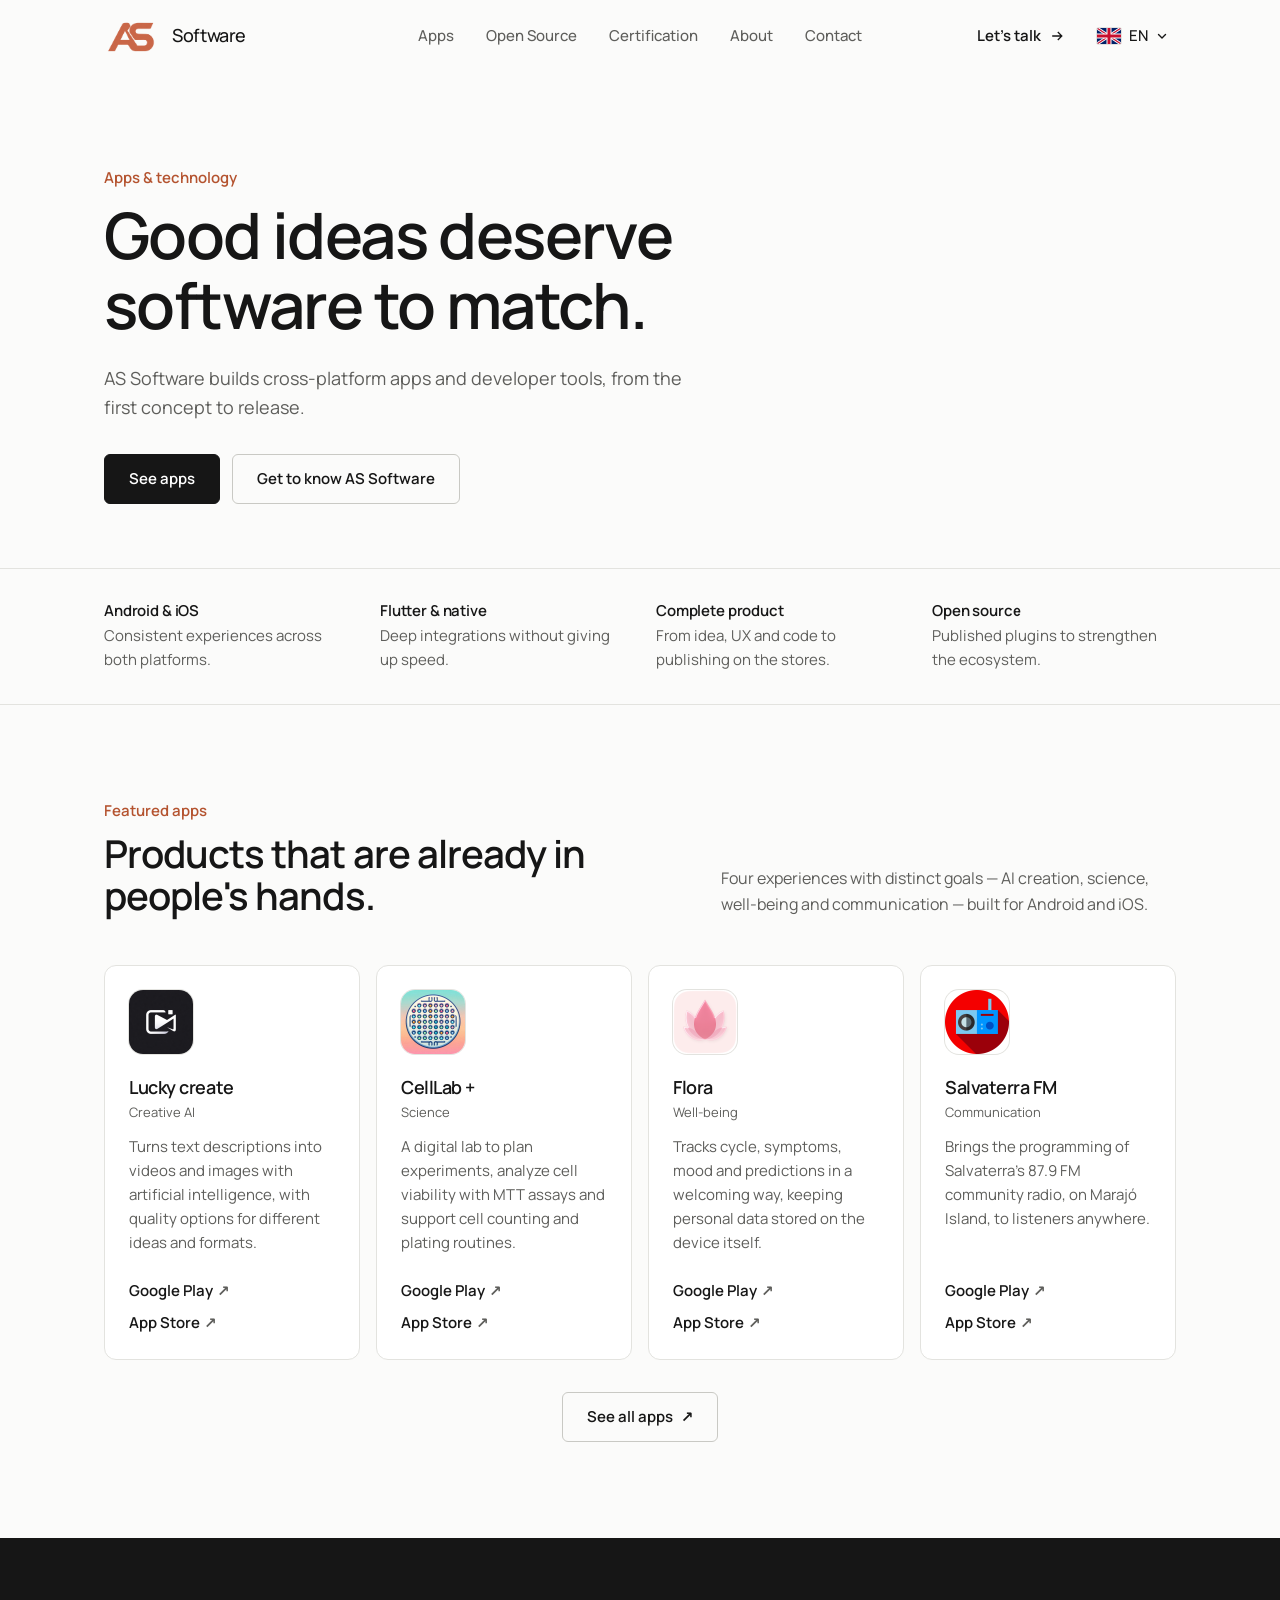
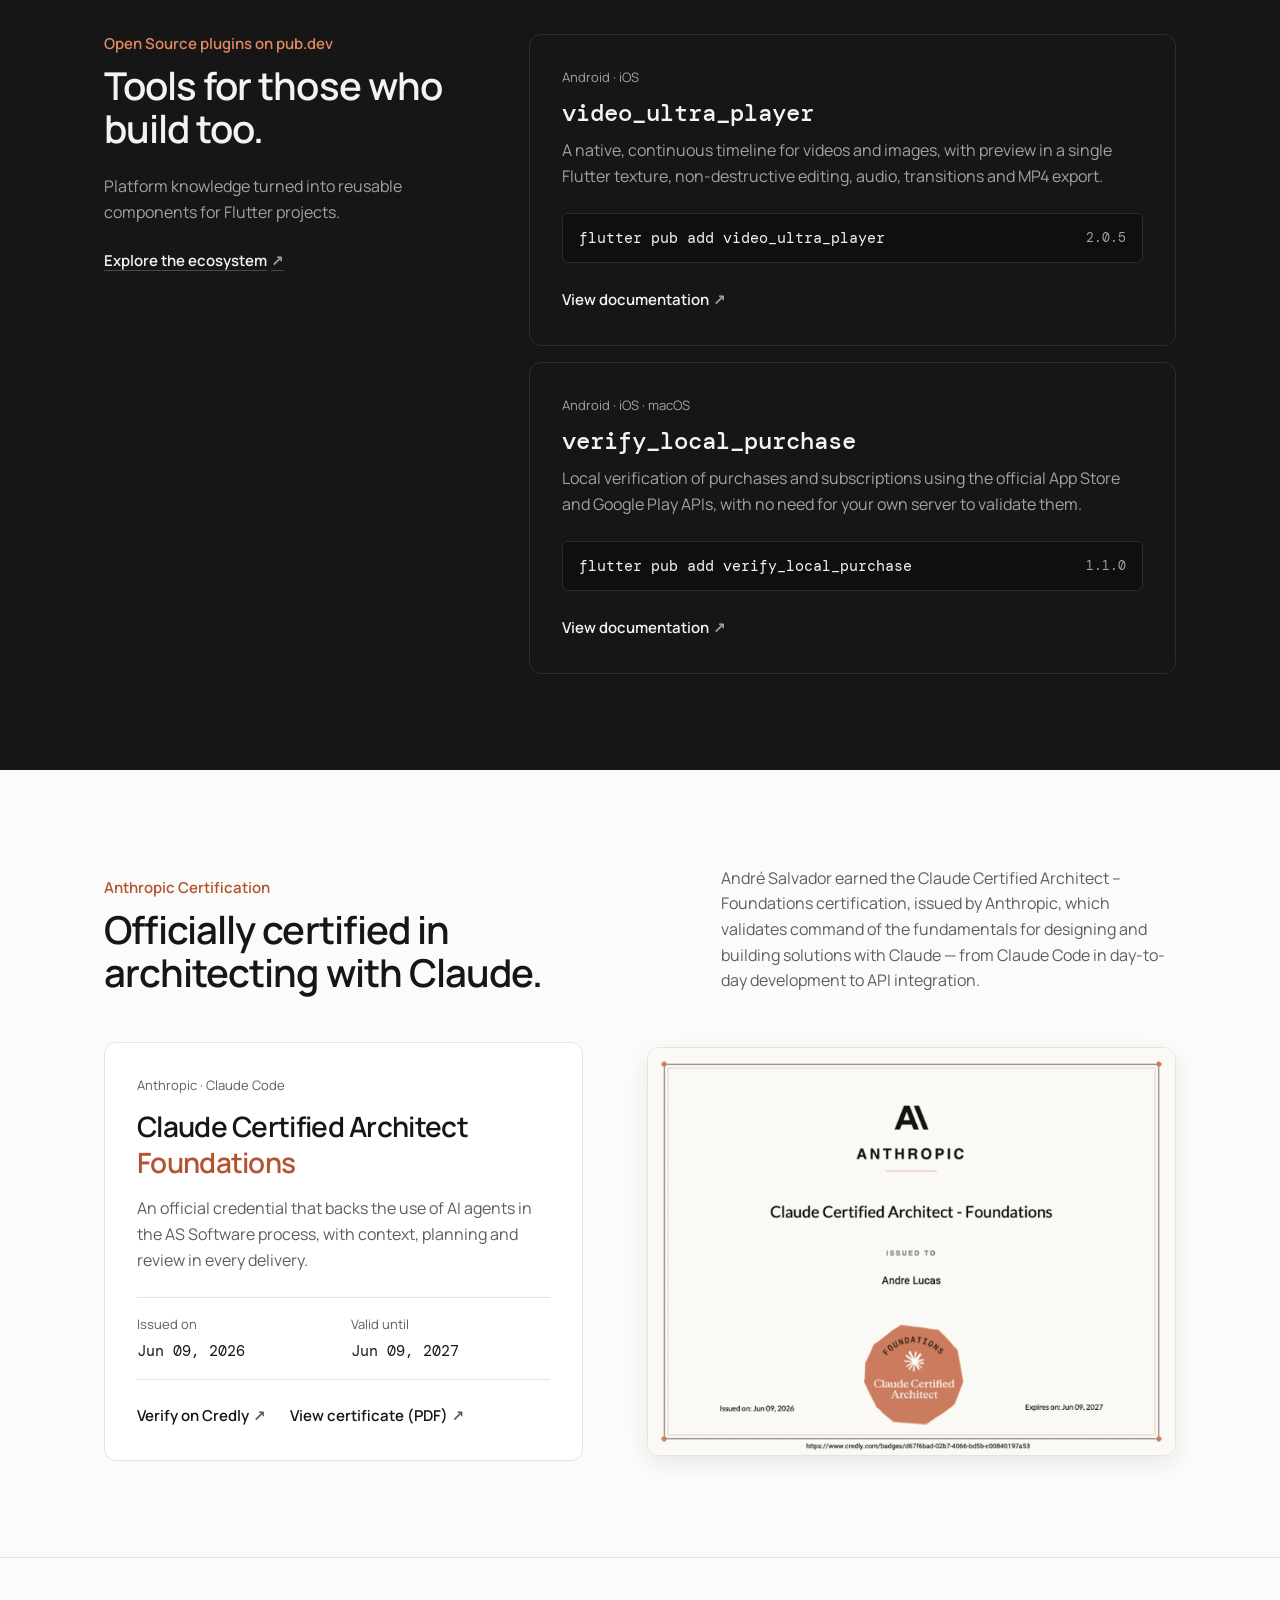
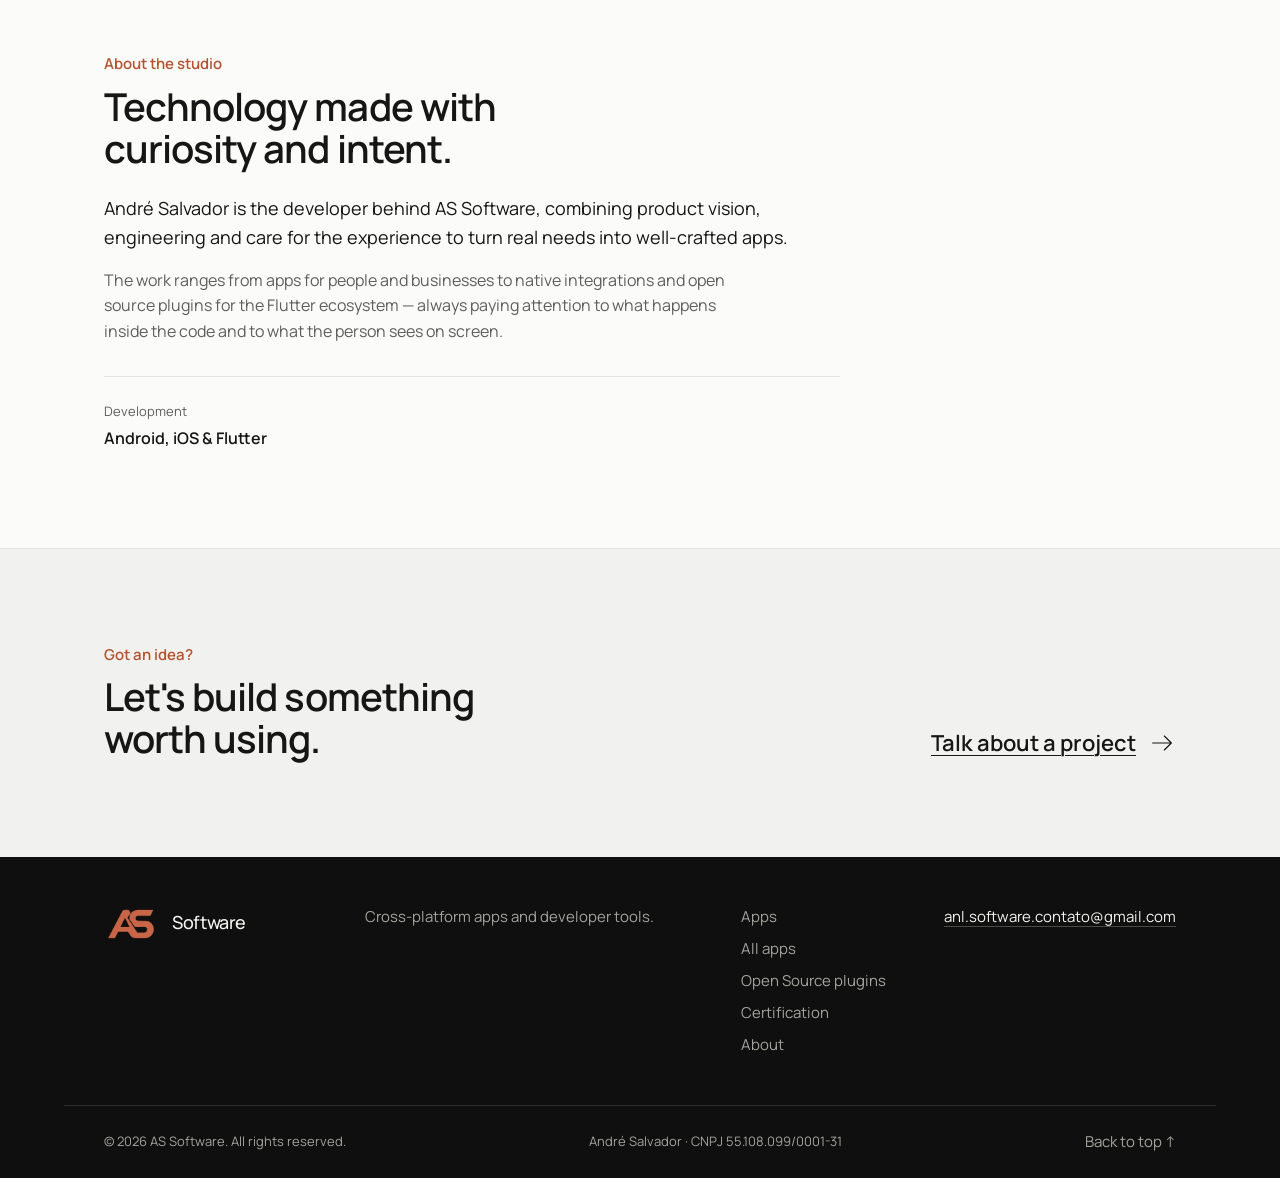
<file: index.html>
<!DOCTYPE html>
<html lang="pt-BR">
<head>
  <meta charset="UTF-8">
  <meta name="viewport" content="width=device-width, initial-scale=1.0">
  <meta name="theme-color" content="#fbfbfa">
  <meta name="description" content="Portfólio de André Salvador e da AS Software: aplicativos para Android e iOS e plugins Flutter publicados no pub.dev." data-i18n-attr="content:meta.home.description">
  <meta property="og:title" content="AS Software — Aplicativos e tecnologia com propósito" data-i18n-attr="content:meta.home.ogTitle">
  <meta property="og:description" content="Apps multiplataforma e plugins Flutter desenvolvidos por André Salvador." data-i18n-attr="content:meta.home.ogDescription">
  <meta property="og:type" content="website">
  <meta property="og:url" content="https://andresalvador.com/">
  <meta property="og:image" content="https://andresalvador.com/assets/img/og-cover.png">
  <meta property="og:image:width" content="1200">
  <meta property="og:image:height" content="630">
  <meta property="og:image:alt" content="AS Software — ilustração de um celular com o símbolo </> cercado por flores" data-i18n-attr="content:meta.home.ogImageAlt">
  <meta name="twitter:card" content="summary_large_image">
  <meta name="twitter:title" content="AS Software — Aplicativos e tecnologia com propósito" data-i18n-attr="content:meta.home.ogTitle">
  <meta name="twitter:description" content="Apps multiplataforma e plugins Flutter desenvolvidos por André Salvador." data-i18n-attr="content:meta.home.ogDescription">
  <meta name="twitter:image" content="https://andresalvador.com/assets/img/og-cover.png">
  <title>AS Software — André Salvador</title>
  <link rel="icon" href="assets/img/logo-as-imagegen-v2.webp" type="image/webp">

  <link rel="preconnect" href="https://fonts.googleapis.com">
  <link rel="preconnect" href="https://fonts.gstatic.com" crossorigin>
  <link href="https://fonts.googleapis.com/css2?family=DM+Mono:wght@400;500&family=Manrope:wght@400;500;600&display=swap" rel="stylesheet">

  <link rel="stylesheet" href="assets/css/base/_tokens.css?v=20261116">
  <link rel="stylesheet" href="assets/css/base/_reset.css?v=20261104">
  <link rel="stylesheet" href="assets/css/base/_base.css?v=20261104">
  <link rel="stylesheet" href="assets/css/layout/_container.css?v=20261104">
  <link rel="stylesheet" href="assets/css/layout/_grid.css?v=20261104">
  <link rel="stylesheet" href="assets/css/layout/_header.css?v=20261116">
  <link rel="stylesheet" href="assets/css/layout/_footer.css?v=20261116">
  <link rel="stylesheet" href="assets/css/components/_button.css?v=20261104">
  <link rel="stylesheet" href="assets/css/components/_nav.css?v=20261104">
  <link rel="stylesheet" href="assets/css/components/_card.css?v=20261104">
  <link rel="stylesheet" href="assets/css/components/_portfolio.css?v=20261104">
  <link rel="stylesheet" href="assets/css/components/_certification.css?v=20261104">
  <link rel="stylesheet" href="assets/css/components/_app-directory.css?v=20261104">
  <link rel="stylesheet" href="assets/css/components/_lang-switch.css?v=20261104">
  <link rel="stylesheet" href="assets/css/utilities/_utilities.css?v=20261104">
  <script>document.documentElement.classList.add("js");</script>
</head>
<body>
  <svg class="svg-sprite" aria-hidden="true" focusable="false">
    <symbol id="flag-br" viewBox="0 0 24 16"><rect width="24" height="16" fill="#009b3a"/><path d="M12 2.2 21.4 8 12 13.8 2.6 8Z" fill="#fedf00"/><circle cx="12" cy="8" r="3.3" fill="#002776"/></symbol>
    <symbol id="flag-gb" viewBox="0 0 24 16"><rect width="24" height="16" fill="#012169"/><path d="M0 0 24 16M24 0 0 16" stroke="#fff" stroke-width="3"/><path d="M0 0 24 16M24 0 0 16" stroke="#c8102e" stroke-width="1.2"/><path d="M12 0v16M0 8h24" stroke="#fff" stroke-width="5"/><path d="M12 0v16M0 8h24" stroke="#c8102e" stroke-width="3"/></symbol>
    <symbol id="flag-es" viewBox="0 0 24 16"><rect width="24" height="16" fill="#aa151b"/><rect y="4" width="24" height="8" fill="#f1bf00"/></symbol>
  </svg>
  <a class="skip-link" href="#conteudo" data-i18n="skip">Ir para o conteúdo</a>

  <header class="site-header" data-header>
    <div class="container site-header__inner">
      <a href="#inicio" class="brand" aria-label="AS Software — início" data-i18n-attr="aria-label:brand.home">
        <img class="brand__mark" src="assets/img/logo-as-imagegen-v2.webp" width="1254" height="1254" alt="" aria-hidden="true" decoding="async">
        <span class="brand__name">Software</span>
      </a>

      <nav class="nav" id="menu-principal" aria-label="Navegação principal" data-i18n-attr="aria-label:nav.label" data-nav>
        <ul class="nav__list">
          <li><a href="#apps" class="nav__link" data-i18n="nav.apps">Aplicativos</a></li>
          <li><a href="#plugins" class="nav__link">Open Source</a></li>
          <li><a href="#certificacao" class="nav__link" data-i18n="nav.certification">Certificação</a></li>
          <li><a href="#sobre" class="nav__link" data-i18n="nav.about">Sobre</a></li>
          <li><a href="#contato" class="nav__link" data-i18n="nav.contact">Contato</a></li>
        </ul>
      </nav>

      <div class="site-header__actions">
        <a class="header-contact" href="mailto:anl.software.contato@gmail.com">
          <span data-i18n="header.contact">Vamos conversar</span>
          <svg viewBox="0 0 20 20" aria-hidden="true"><path d="M4 10h12M11 5l5 5-5 5"/></svg>
        </a>

        <div class="lang-switch" data-lang-switch>
          <button class="lang-switch__trigger" type="button" aria-label="Idioma" aria-haspopup="true" aria-expanded="false" aria-controls="menu-idioma" data-lang-trigger>
            <svg class="lang-switch__flag" viewBox="0 0 24 16" aria-hidden="true"><use href="#flag-br" data-lang-flag/></svg>
            <span data-lang-label>PT</span>
            <svg class="lang-switch__chevron" viewBox="0 0 12 12" aria-hidden="true"><path d="m2.5 4.5 3.5 3.5 3.5-3.5"/></svg>
          </button>
          <ul class="lang-switch__menu" id="menu-idioma" hidden data-lang-menu>
            <li><button class="lang-switch__option" type="button" lang="pt-BR" data-lang="pt-BR" data-lang-code="PT" data-lang-name="Português" data-flag="br"><svg class="lang-switch__flag" viewBox="0 0 24 16" aria-hidden="true"><use href="#flag-br"/></svg><span>Português</span></button></li>
            <li><button class="lang-switch__option" type="button" lang="en" data-lang="en" data-lang-code="EN" data-lang-name="English" data-flag="gb"><svg class="lang-switch__flag" viewBox="0 0 24 16" aria-hidden="true"><use href="#flag-gb"/></svg><span>English</span></button></li>
            <li><button class="lang-switch__option" type="button" lang="es" data-lang="es" data-lang-code="ES" data-lang-name="Español" data-flag="es"><svg class="lang-switch__flag" viewBox="0 0 24 16" aria-hidden="true"><use href="#flag-es"/></svg><span>Español</span></button></li>
          </ul>
        </div>

        <button class="site-header__toggle" type="button" aria-label="Abrir menu" aria-expanded="false" aria-controls="menu-principal" data-nav-toggle>
          <span></span><span></span>
        </button>
      </div>
    </div>
  </header>

  <div class="nav-backdrop" aria-hidden="true" data-nav-backdrop></div>

  <main id="conteudo">
    <section class="hero" id="inicio">
      <div class="container hero__inner">
        <div class="hero__content" data-reveal>
          <p class="eyebrow" data-i18n="hero.eyebrow">Aplicativos &amp; tecnologia</p>
          <h1 data-i18n-html="hero.title">Boas ideias merecem <em>software à altura.</em></h1>
          <p class="hero__lead" data-i18n="hero.lead">AS Software cria aplicativos multiplataforma e ferramentas para desenvolvedores, do primeiro conceito à publicação.</p>
          <div class="hero__actions">
            <a class="btn btn--primary" href="#apps" data-i18n="hero.ctaApps">Ver aplicativos</a>
            <a class="btn btn--secondary" href="#sobre" data-i18n="hero.ctaAbout">Conhecer a AS Software</a>
          </div>
        </div>
      </div>
    </section>

    <section class="capabilities" aria-label="Áreas de atuação" data-i18n-attr="aria-label:cap.label">
      <div class="container capabilities__grid">
        <article class="capability">
          <h2>Android &amp; iOS</h2><p data-i18n="cap.mobile.text">Experiências consistentes nas duas plataformas.</p>
        </article>
        <article class="capability">
          <h2 data-i18n="cap.flutter.title">Flutter &amp; nativo</h2><p data-i18n="cap.flutter.text">Integrações profundas sem abrir mão da agilidade.</p>
        </article>
        <article class="capability">
          <h2 data-i18n="cap.product.title">Produto completo</h2><p data-i18n="cap.product.text">Da ideia, UX e código até a publicação nas lojas.</p>
        </article>
        <article class="capability">
          <h2 data-i18n="cap.oss.title">Open source</h2><p data-i18n="cap.oss.text">Plugins publicados para fortalecer o ecossistema.</p>
        </article>
      </div>
    </section>

    <section class="section apps-section" id="apps">
      <div class="container">
        <div class="collection-heading" data-reveal>
          <div>
            <p class="eyebrow" data-i18n="apps.eyebrow">Aplicativos em destaque</p>
            <h2 data-i18n-html="apps.title">Produtos que já estão <em>nas mãos das pessoas.</em></h2>
          </div>
          <p data-i18n="apps.intro">Quatro experiências com propostas distintas — criação com IA, ciência, bem-estar e comunicação — desenvolvidas para Android e iOS.</p>
        </div>

        <div class="app-grid">
          <article class="app-card app-card--luma" data-reveal>
            <div class="app-card__visual">
              <img src="assets/img/apps/luma-create.webp" width="512" height="512" alt="Ícone do aplicativo Lucky create" data-i18n-attr="alt:app.iconAlt" data-i18n-name="Lucky create">
            </div>
            <div class="app-card__body">
              <div class="app-card__title-row"><h3>Lucky create</h3><span data-i18n="app.luma.category">IA criativa</span></div>
              <p data-i18n="app.luma.desc">Transforma descrições em vídeos e imagens com inteligência artificial, com opções de qualidade para diferentes ideias e formatos.</p>
              <div class="store-links" aria-label="Baixar Lucky create" data-i18n-attr="aria-label:app.download" data-i18n-name="Lucky create">
                <a href="https://play.google.com/store/apps/details?id=com.andre.luma_vid" target="_blank" rel="noopener">Google Play <span>↗</span></a>
                <a href="https://apps.apple.com/br/app/luma-create-ai-studio/id6757760221" target="_blank" rel="noopener">App Store <span>↗</span></a>
              </div>
            </div>
          </article>

          <article class="app-card app-card--celllab" data-reveal>
            <div class="app-card__visual">
              <img src="assets/img/apps/celllab.webp" width="512" height="512" alt="Ícone do aplicativo CellLab +" data-i18n-attr="alt:app.iconAlt" data-i18n-name="CellLab +">
            </div>
            <div class="app-card__body">
              <div class="app-card__title-row"><h3>CellLab +</h3><span data-i18n="app.celllab.category">Ciência</span></div>
              <p data-i18n="app.celllab.desc">Um laboratório digital para planejar experimentos, analisar viabilidade celular por MTT e apoiar rotinas de contagem e plaqueamento.</p>
              <div class="store-links" aria-label="Baixar CellLab +" data-i18n-attr="aria-label:app.download" data-i18n-name="CellLab +">
                <a href="https://play.google.com/store/apps/details?id=com.andre.projectlab" target="_blank" rel="noopener">Google Play <span>↗</span></a>
                <a href="https://apps.apple.com/br/app/celllab/id6499239786" target="_blank" rel="noopener">App Store <span>↗</span></a>
              </div>
            </div>
          </article>

          <article class="app-card app-card--flora" data-reveal>
            <div class="app-card__visual">
              <img src="assets/img/apps/flora.webp" width="512" height="512" alt="Ícone do aplicativo Flora" data-i18n-attr="alt:app.iconAlt" data-i18n-name="Flora">
            </div>
            <div class="app-card__body">
              <div class="app-card__title-row"><h3>Flora</h3><span data-i18n="app.flora.category">Bem-estar</span></div>
              <p data-i18n="app.flora.desc">Acompanha ciclo, sintomas, humor e previsões de forma acolhedora, mantendo os dados pessoais armazenados no próprio dispositivo.</p>
              <div class="store-links" aria-label="Baixar Flora" data-i18n-attr="aria-label:app.download" data-i18n-name="Flora">
                <a href="https://play.google.com/store/apps/details?id=com.andre.Cycla" target="_blank" rel="noopener">Google Play <span>↗</span></a>
                <a href="https://apps.apple.com/br/app/flora-calend%C3%A1rio-menstrual/id6789702093" target="_blank" rel="noopener">App Store <span>↗</span></a>
              </div>
            </div>
          </article>

          <article class="app-card app-card--radio" data-reveal>
            <div class="app-card__visual">
              <img src="assets/img/apps/salvaterra-fm.webp" width="512" height="512" alt="Ícone do aplicativo Salvaterra FM" data-i18n-attr="alt:app.iconAlt" data-i18n-name="Salvaterra FM">
            </div>
            <div class="app-card__body">
              <div class="app-card__title-row"><h3>Salvaterra FM</h3><span data-i18n="app.radio.category">Comunicação</span></div>
              <p data-i18n="app.radio.desc">Leva a programação da rádio comunitária 87,9 FM de Salvaterra, na Ilha de Marajó, para ouvintes em qualquer lugar.</p>
              <div class="store-links" aria-label="Baixar Salvaterra FM" data-i18n-attr="aria-label:app.download" data-i18n-name="Salvaterra FM">
                <a href="https://play.google.com/store/apps/details?id=com.andre.radiosalvaterrafm" target="_blank" rel="noopener">Google Play <span>↗</span></a>
                <a href="https://apps.apple.com/br/app/salvaterra-fm/id6443883925" target="_blank" rel="noopener">App Store <span>↗</span></a>
              </div>
            </div>
          </article>
        </div>

        <div class="app-grid-footer" data-reveal>
          <a class="btn btn--secondary" href="apps.html" data-i18n="apps.all">Ver todos os apps <span aria-hidden="true">↗</span></a>
        </div>
      </div>
    </section>

    <section class="section plugins-section" id="plugins">
      <div class="container plugins-layout">
        <div class="plugins-intro" data-reveal>
          <p class="eyebrow eyebrow--light" data-i18n="plugins.eyebrow">Plugins Open Source no pub.dev</p>
          <h2 data-i18n-html="plugins.title">Ferramentas para quem também <em>constrói.</em></h2>
          <p data-i18n="plugins.intro">Conhecimento de plataforma transformado em componentes reutilizáveis para projetos Flutter.</p>
          <a class="text-link" href="https://pub.dev/" target="_blank" rel="noopener" data-i18n="plugins.explore">Explorar o ecossistema <span>↗</span></a>
        </div>

        <div class="plugin-list">
          <article class="plugin-card" data-reveal>
            <p class="plugin-card__top">Android · iOS</p>
            <h3>video_<wbr>ultra_<wbr>player</h3>
            <p data-i18n="plugins.video.desc">Timeline nativa e contínua para vídeos e imagens, com preview em uma única textura Flutter, edição não destrutiva, áudio, transições e exportação MP4.</p>
            <div class="install-command"><code>flutter pub add video_ultra_player</code><span>2.0.5</span></div>
            <a href="https://pub.dev/packages/video_ultra_player" target="_blank" rel="noopener" aria-label="Abrir video_ultra_player no pub.dev" data-i18n="plugins.docs" data-i18n-attr="aria-label:plugins.open" data-i18n-name="video_ultra_player">Ver documentação <span>↗</span></a>
          </article>

          <article class="plugin-card" data-reveal>
            <p class="plugin-card__top">Android · iOS · macOS</p>
            <h3>verify_<wbr>local_<wbr>purchase</h3>
            <p data-i18n="plugins.verify.desc">Verificação local de compras e assinaturas com as APIs oficiais da App Store e do Google Play, sem exigir um servidor próprio para a validação.</p>
            <div class="install-command"><code>flutter pub add verify_local_purchase</code><span>1.1.0</span></div>
            <a href="https://pub.dev/packages/verify_local_purchase" target="_blank" rel="noopener" aria-label="Abrir verify_local_purchase no pub.dev" data-i18n="plugins.docs" data-i18n-attr="aria-label:plugins.open" data-i18n-name="verify_local_purchase">Ver documentação <span>↗</span></a>
          </article>
        </div>
      </div>
    </section>

    <section class="section cert-section" id="certificacao">
      <div class="container">
        <div class="collection-heading" data-reveal>
          <div>
            <p class="eyebrow" data-i18n="cert.eyebrow">Certificação Anthropic</p>
            <h2 data-i18n-html="cert.title">Certificado oficialmente em <em>arquitetura com Claude.</em></h2>
          </div>
          <p data-i18n="cert.intro">André Salvador conquistou a certificação Claude Certified Architect – Foundations, emitida pela Anthropic, que comprova o domínio dos fundamentos para projetar e construir soluções com Claude — do Claude Code no dia a dia de desenvolvimento à integração com a API.</p>
        </div>

        <div class="cert-layout">
          <article class="cert-card" data-reveal>
            <p class="cert-card__top">Anthropic · Claude Code</p>
            <h3>Claude Certified Architect <span>Foundations</span></h3>
            <p class="cert-card__desc" data-i18n="cert.desc">Uma credencial oficial que respalda o uso de agentes de IA no processo da AS Software, com contexto, planejamento e revisão em cada entrega.</p>
            <dl class="cert-card__facts">
              <div><dt data-i18n="cert.issued">Emitido em</dt><dd><time datetime="2026-06-09" data-i18n="cert.issuedDate">09 jun 2026</time></dd></div>
              <div><dt data-i18n="cert.expires">Válido até</dt><dd><time datetime="2027-06-09" data-i18n="cert.expiresDate">09 jun 2027</time></dd></div>
            </dl>
            <div class="cert-card__links">
              <a href="https://www.credly.com/badges/d67f6bad-02b7-4066-bd5b-c00840197a53" target="_blank" rel="noopener" aria-label="Verificar a certificação no Credly" data-i18n="cert.verify" data-i18n-attr="aria-label:cert.verifyAria">Verificar no Credly <span>↗</span></a>
              <a href="assets/docs/claude-certified-architect-foundations.pdf" target="_blank" rel="noopener" aria-label="Abrir o certificado em PDF" data-i18n="cert.pdf" data-i18n-attr="aria-label:cert.pdfAria">Ver certificado em PDF <span>↗</span></a>
            </div>
          </article>

          <figure class="cert-preview" data-reveal>
            <a href="assets/docs/claude-certified-architect-foundations.pdf" target="_blank" rel="noopener" aria-label="Abrir o certificado em PDF" data-i18n-attr="aria-label:cert.pdfAria">
              <img src="assets/img/claude-certified-architect.webp" width="1400" height="1082" loading="lazy" decoding="async" alt="Certificado Claude Certified Architect – Foundations emitido pela Anthropic" data-i18n-attr="alt:cert.imageAlt">
            </a>
          </figure>
        </div>
      </div>
    </section>

    <section class="section about-section" id="sobre">
      <div class="container">
        <div class="about-copy" data-reveal>
          <p class="eyebrow" data-i18n="about.eyebrow">Sobre o estúdio</p>
          <h2 data-i18n-html="about.title">Tecnologia feita com <em>curiosidade e intenção.</em></h2>
          <p class="about-copy__lead" data-i18n="about.lead">André Salvador é o desenvolvedor à frente da AS Software, unindo visão de produto, engenharia e cuidado com a experiência para transformar necessidades reais em aplicativos bem resolvidos.</p>
          <p data-i18n="about.text">O trabalho vai de apps para pessoas e negócios a integrações nativas e plugins open source para o ecossistema Flutter — sempre com atenção ao que acontece dentro do código e ao que a pessoa percebe na tela.</p>

          <dl class="studio-facts">
            <div><dt data-i18n="about.dev">Desenvolvimento</dt><dd>Android, iOS &amp; Flutter</dd></div>
          </dl>
        </div>
      </div>
    </section>

    <section class="contact-section" id="contato">
      <div class="container contact-section__inner" data-reveal>
        <div>
          <p class="eyebrow" data-i18n="contact.eyebrow">Tem uma ideia?</p>
          <h2 data-i18n-html="contact.title">Vamos criar algo que <em>vale usar.</em></h2>
        </div>
        <a class="contact-mail" href="mailto:anl.software.contato@gmail.com">
          <span data-i18n="contact.cta">Falar sobre um projeto</span>
          <svg viewBox="0 0 48 48" aria-hidden="true"><path d="M8 24h32M28 12l12 12-12 12"/></svg>
        </a>
      </div>
    </section>
  </main>

  <footer class="site-footer">
    <div class="container site-footer__top">
      <a href="#inicio" class="brand brand--footer" aria-label="AS Software — voltar ao início" data-i18n-attr="aria-label:brand.top">
        <img class="brand__mark" src="assets/img/logo-as-imagegen-v2.webp" width="1254" height="1254" alt="" aria-hidden="true" decoding="async">
        <span class="brand__name">Software</span>
      </a>
      <p data-i18n="footer.tagline">Aplicativos multiplataforma e ferramentas para desenvolvedores.</p>
      <div class="site-footer__nav">
        <a href="#apps" data-i18n="nav.apps">Aplicativos</a><a href="apps.html" data-i18n="nav.allApps">Todos os apps</a><a href="#plugins" data-i18n="footer.plugins">Plugins Open Source</a><a href="#certificacao" data-i18n="nav.certification">Certificação</a><a href="#sobre" data-i18n="nav.about">Sobre</a>
      </div>
      <a class="site-footer__email" href="mailto:anl.software.contato@gmail.com">anl.software.contato@gmail.com</a>
    </div>
    <div class="container site-footer__bottom">
      <small>© <span data-year>2026</span> <span data-i18n="footer.rights">AS Software. Todos os direitos reservados.</span></small>
      <small>André Salvador · CNPJ 55.108.099/0001-31</small>
      <a href="#inicio" data-i18n="footer.top">Voltar ao topo ↑</a>
    </div>
  </footer>

  <script src="assets/js/locales.js?v=20261114"></script>
  <script src="assets/js/i18n.js?v=20261103"></script>
  <script src="assets/js/main.js?v=20261102"></script>
</body>
</html>
</file>
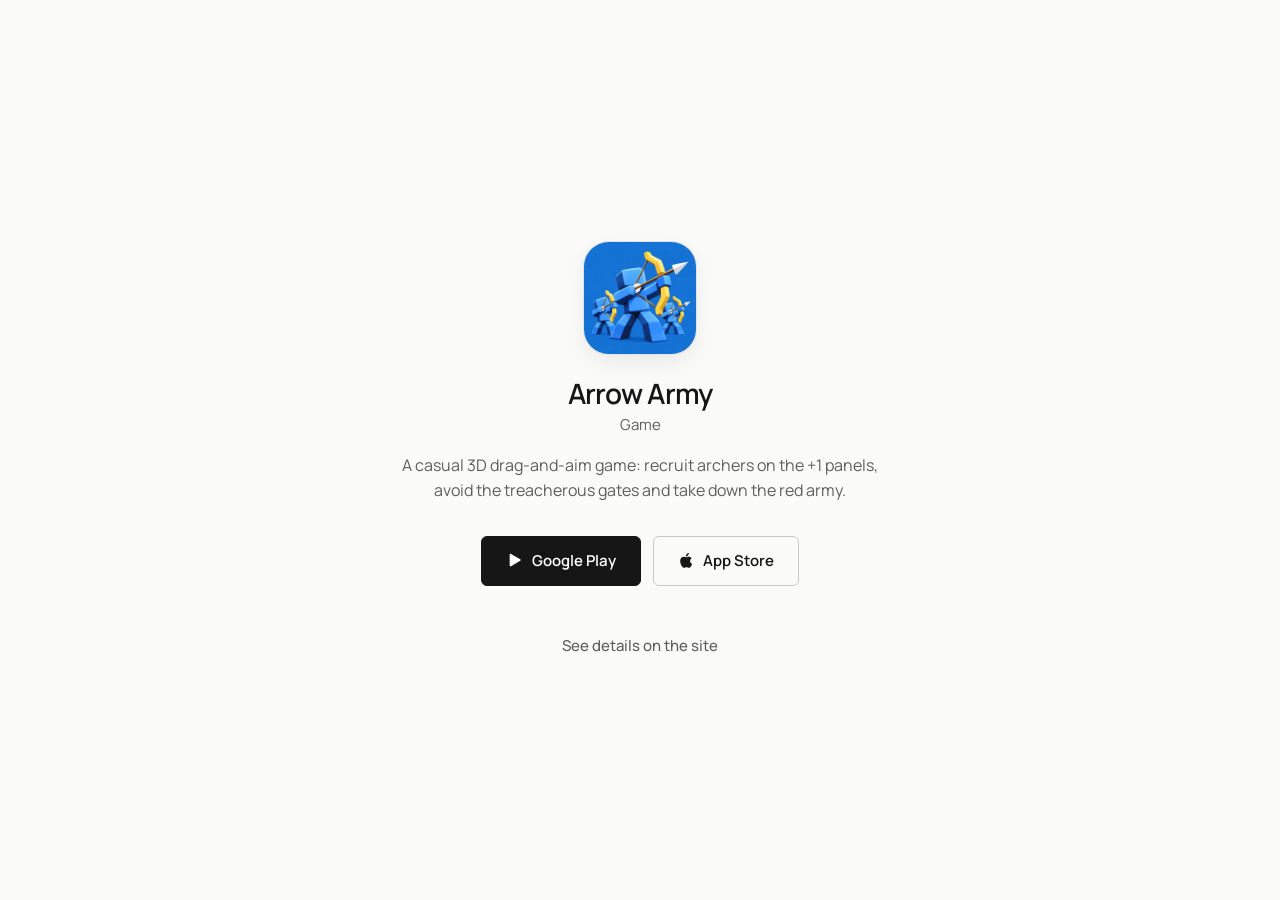
<file: ir/arrow-army/index.html>
<!DOCTYPE html>
<html lang="pt-BR">
<head>
  <meta charset="UTF-8">
  <meta name="viewport" content="width=device-width, initial-scale=1.0">
  <meta name="theme-color" content="#fbfbfa">
  <meta name="robots" content="noindex, nofollow">
  <meta name="description" content="Jogo casual 3D de arrastar e mirar: recrute arqueiros nos painéis +1, evite os portões traiçoeiros e derrube o exército vermelho." data-i18n-attr="content:app.arrow.desc">
  <meta property="og:title" content="Arrow Army — AS Software">
  <meta property="og:description" content="Jogo casual 3D de arrastar e mirar: recrute arqueiros nos painéis +1, evite os portões traiçoeiros e derrube o exército vermelho." data-i18n-attr="content:app.arrow.desc">
  <meta property="og:type" content="website">
  <meta property="og:url" content="https://andresalvador.com/ir/arrow-army/">
  <meta property="og:image" content="https://andresalvador.com/assets/img/apps/arrow-army.webp">
  <meta property="og:image:width" content="512">
  <meta property="og:image:height" content="512">
  <meta property="og:image:alt" content="Ícone do aplicativo Arrow Army" data-i18n-attr="content:app.iconAlt" data-i18n-name="Arrow Army">
  <meta name="twitter:card" content="summary">
  <meta name="twitter:title" content="Arrow Army — AS Software">
  <meta name="twitter:description" content="Jogo casual 3D de arrastar e mirar: recrute arqueiros nos painéis +1, evite os portões traiçoeiros e derrube o exército vermelho." data-i18n-attr="content:app.arrow.desc">
  <meta name="twitter:image" content="https://andresalvador.com/assets/img/apps/arrow-army.webp">
  <title>Arrow Army — AS Software</title>
  <link rel="icon" href="../../assets/img/logo-as-imagegen-v2.webp" type="image/webp">

  <link rel="preconnect" href="https://fonts.googleapis.com">
  <link rel="preconnect" href="https://fonts.gstatic.com" crossorigin>
  <link href="https://fonts.googleapis.com/css2?family=DM+Mono:wght@400;500&family=Manrope:wght@400;500;600&display=swap" rel="stylesheet">

  <link rel="stylesheet" href="../../assets/css/base/_tokens.css?v=20261116">
  <link rel="stylesheet" href="../../assets/css/base/_reset.css?v=20261104">
  <link rel="stylesheet" href="../../assets/css/base/_base.css?v=20261104">
  <link rel="stylesheet" href="../../assets/css/components/_button.css?v=20261104">
  <link rel="stylesheet" href="../../assets/css/components/_app-directory.css?v=20261104">
  <link rel="stylesheet" href="../../assets/css/components/_redirect.css?v=20261104">
  <script>document.documentElement.classList.add("js");</script>
</head>
<body>
  <main class="redirect">
    <article class="app-detail app-detail--arrow-army is-active" data-store-redirect>
      <div class="app-detail__visual">
        <img src="../../assets/img/apps/arrow-army.webp" width="512" height="512" alt="Ícone do aplicativo Arrow Army" data-i18n-attr="alt:app.iconAlt" data-i18n-name="Arrow Army">
      </div>
      <h1 class="app-detail__title">Arrow Army</h1>
      <p class="app-detail__category" data-i18n="app.arrow.category">Jogo</p>
      <p class="app-detail__description" data-i18n="app.arrow.desc">Jogo casual 3D de arrastar e mirar: recrute arqueiros nos painéis +1, evite os portões traiçoeiros e derrube o exército vermelho.</p>
      <div class="app-detail__actions">
        <a class="btn btn--primary" href="https://play.google.com/store/apps/details?id=com.andre.gamefunmobile" target="_blank" rel="noopener" data-store="android"><svg viewBox="0 0 24 24" aria-hidden="true"><path d="M5 3.6c0-.9 1-1.5 1.8-1L19.4 10c.8.5.8 1.6 0 2.1L6.8 19.5c-.8.5-1.8-.1-1.8-1V3.6Z"/></svg>Google Play</a>
        <a class="btn btn--secondary" href="https://apps.apple.com/br/app/arrow-army/id6821693055" target="_blank" rel="noopener" data-store="ios"><svg viewBox="0 0 24 24" aria-hidden="true"><path d="M16.5 12.3c0-2.6 2.1-3.8 2.2-3.9-1.2-1.7-3-2-3.7-2-1.6-.2-3 .9-3.8.9-.8 0-2-.9-3.3-.9-1.7 0-3.3 1-4.1 2.5-1.8 3.1-.5 7.6 1.3 10.1.9 1.2 1.9 2.6 3.2 2.6 1.3-.1 1.8-.8 3.3-.8 1.5 0 1.9.8 3.3.8 1.4 0 2.2-1.2 3.1-2.5.8-1.1 1.2-2.2 1.4-2.7-1.7-.7-2.9-2.4-2.9-4.1Z"/><path d="M13.7 4.6c.7-.9 1.2-2.1 1.1-3.3-1 .1-2.3.7-3 1.6-.7.8-1.3 2.1-1.1 3.3 1.1.1 2.3-.6 3-1.6Z"/></svg>App Store</a>
      </div>
      <a class="app-detail__back" href="../../apps.html#app-detail-arrow-army" data-i18n="redirect.details">Ver detalhes no site</a>
    </article>
  </main>

  <script src="../../assets/js/locales.js?v=20261114"></script>
  <script src="../../assets/js/i18n.js?v=20261102"></script>
  <script src="../../assets/js/main.js?v=20261102"></script>
</body>
</html>
</file>
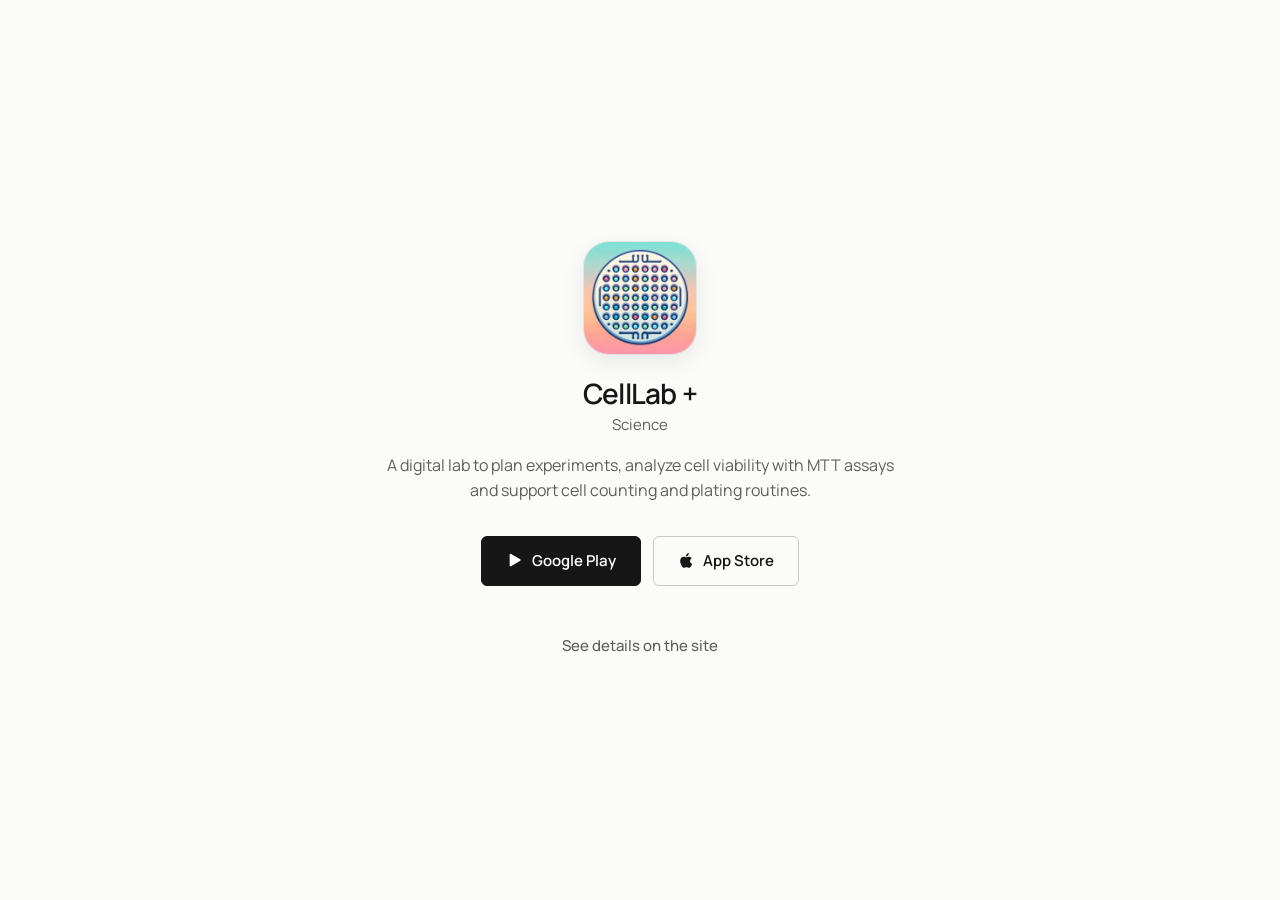
<file: ir/celllab/index.html>
<!DOCTYPE html>
<html lang="pt-BR">
<head>
  <meta charset="UTF-8">
  <meta name="viewport" content="width=device-width, initial-scale=1.0">
  <meta name="theme-color" content="#fbfbfa">
  <meta name="robots" content="noindex, nofollow">
  <meta name="description" content="Um laboratório digital para planejar experimentos, analisar viabilidade celular por MTT e apoiar rotinas de contagem e plaqueamento." data-i18n-attr="content:app.celllab.desc">
  <meta property="og:title" content="CellLab + — AS Software">
  <meta property="og:description" content="Um laboratório digital para planejar experimentos, analisar viabilidade celular por MTT e apoiar rotinas de contagem e plaqueamento." data-i18n-attr="content:app.celllab.desc">
  <meta property="og:type" content="website">
  <meta property="og:url" content="https://andresalvador.com/ir/celllab/">
  <meta property="og:image" content="https://andresalvador.com/assets/img/apps/celllab.webp">
  <meta property="og:image:width" content="512">
  <meta property="og:image:height" content="512">
  <meta property="og:image:alt" content="Ícone do aplicativo CellLab +" data-i18n-attr="content:app.iconAlt" data-i18n-name="CellLab +">
  <meta name="twitter:card" content="summary">
  <meta name="twitter:title" content="CellLab + — AS Software">
  <meta name="twitter:description" content="Um laboratório digital para planejar experimentos, analisar viabilidade celular por MTT e apoiar rotinas de contagem e plaqueamento." data-i18n-attr="content:app.celllab.desc">
  <meta name="twitter:image" content="https://andresalvador.com/assets/img/apps/celllab.webp">
  <title>CellLab + — AS Software</title>
  <link rel="icon" href="../../assets/img/logo-as-imagegen-v2.webp" type="image/webp">

  <link rel="preconnect" href="https://fonts.googleapis.com">
  <link rel="preconnect" href="https://fonts.gstatic.com" crossorigin>
  <link href="https://fonts.googleapis.com/css2?family=DM+Mono:wght@400;500&family=Manrope:wght@400;500;600&display=swap" rel="stylesheet">

  <link rel="stylesheet" href="../../assets/css/base/_tokens.css?v=20261116">
  <link rel="stylesheet" href="../../assets/css/base/_reset.css?v=20261104">
  <link rel="stylesheet" href="../../assets/css/base/_base.css?v=20261104">
  <link rel="stylesheet" href="../../assets/css/components/_button.css?v=20261104">
  <link rel="stylesheet" href="../../assets/css/components/_app-directory.css?v=20261104">
  <link rel="stylesheet" href="../../assets/css/components/_redirect.css?v=20261104">
  <script>document.documentElement.classList.add("js");</script>
</head>
<body>
  <main class="redirect">
    <article class="app-detail app-detail--celllab is-active" data-store-redirect>
      <div class="app-detail__visual">
        <img src="../../assets/img/apps/celllab.webp" width="512" height="512" alt="Ícone do aplicativo CellLab +" data-i18n-attr="alt:app.iconAlt" data-i18n-name="CellLab +">
      </div>
      <h1 class="app-detail__title">CellLab +</h1>
      <p class="app-detail__category" data-i18n="app.celllab.category">Ciência</p>
      <p class="app-detail__description" data-i18n="app.celllab.desc">Um laboratório digital para planejar experimentos, analisar viabilidade celular por MTT e apoiar rotinas de contagem e plaqueamento.</p>
      <div class="app-detail__actions">
        <a class="btn btn--primary" href="https://play.google.com/store/apps/details?id=com.andre.projectlab" target="_blank" rel="noopener" data-store="android"><svg viewBox="0 0 24 24" aria-hidden="true"><path d="M5 3.6c0-.9 1-1.5 1.8-1L19.4 10c.8.5.8 1.6 0 2.1L6.8 19.5c-.8.5-1.8-.1-1.8-1V3.6Z"/></svg>Google Play</a>
        <a class="btn btn--secondary" href="https://apps.apple.com/br/app/celllab/id6499239786" target="_blank" rel="noopener" data-store="ios"><svg viewBox="0 0 24 24" aria-hidden="true"><path d="M16.5 12.3c0-2.6 2.1-3.8 2.2-3.9-1.2-1.7-3-2-3.7-2-1.6-.2-3 .9-3.8.9-.8 0-2-.9-3.3-.9-1.7 0-3.3 1-4.1 2.5-1.8 3.1-.5 7.6 1.3 10.1.9 1.2 1.9 2.6 3.2 2.6 1.3-.1 1.8-.8 3.3-.8 1.5 0 1.9.8 3.3.8 1.4 0 2.2-1.2 3.1-2.5.8-1.1 1.2-2.2 1.4-2.7-1.7-.7-2.9-2.4-2.9-4.1Z"/><path d="M13.7 4.6c.7-.9 1.2-2.1 1.1-3.3-1 .1-2.3.7-3 1.6-.7.8-1.3 2.1-1.1 3.3 1.1.1 2.3-.6 3-1.6Z"/></svg>App Store</a>
      </div>
      <a class="app-detail__back" href="../../apps.html#app-detail-celllab" data-i18n="redirect.details">Ver detalhes no site</a>
    </article>
  </main>

  <script src="../../assets/js/locales.js?v=20261114"></script>
  <script src="../../assets/js/i18n.js?v=20261102"></script>
  <script src="../../assets/js/main.js?v=20261102"></script>
</body>
</html>
</file>
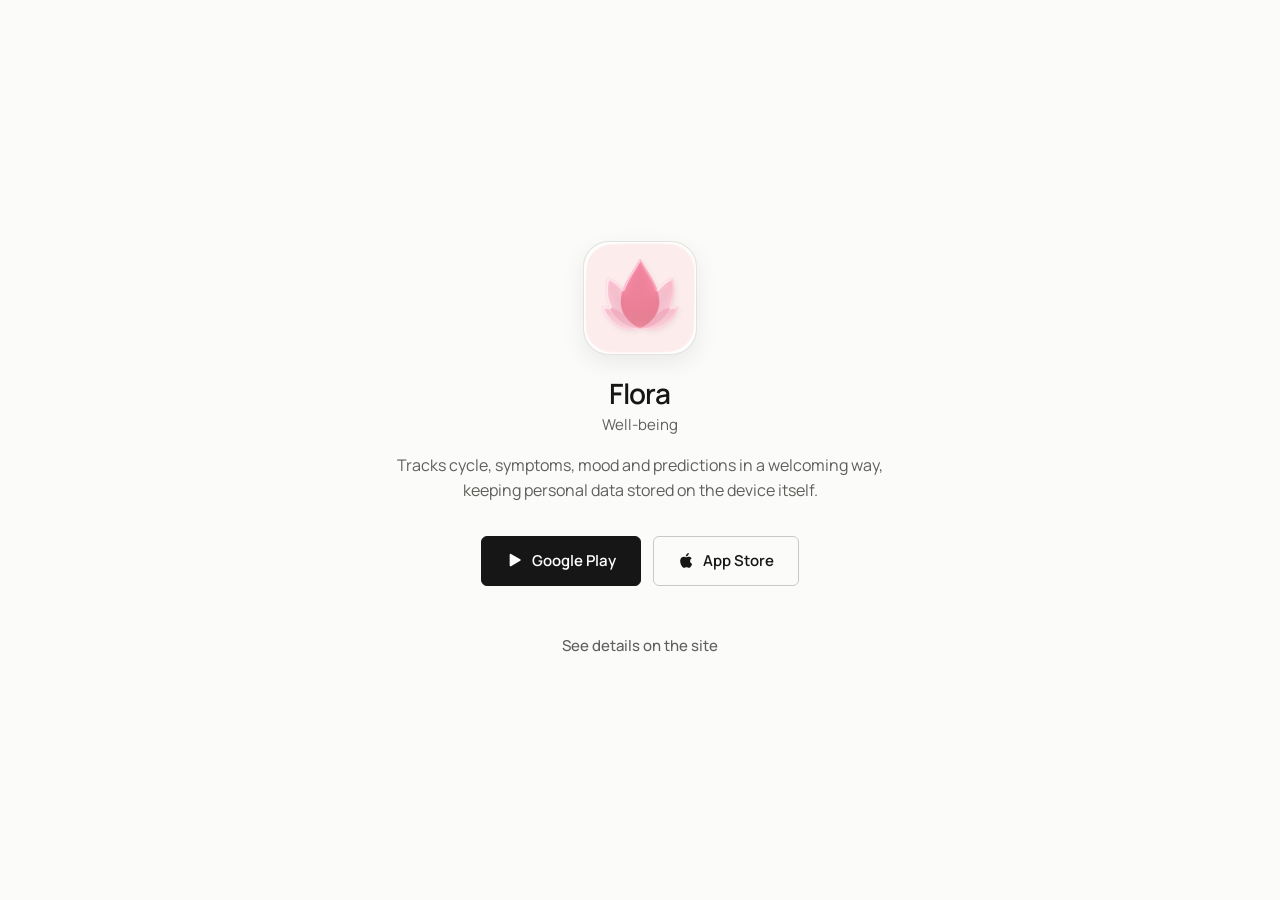
<file: ir/flora/index.html>
<!DOCTYPE html>
<html lang="pt-BR">
<head>
  <meta charset="UTF-8">
  <meta name="viewport" content="width=device-width, initial-scale=1.0">
  <meta name="theme-color" content="#fbfbfa">
  <meta name="robots" content="noindex, nofollow">
  <meta name="description" content="Acompanha ciclo, sintomas, humor e previsões de forma acolhedora, mantendo os dados pessoais armazenados no próprio dispositivo." data-i18n-attr="content:app.flora.desc">
  <meta property="og:title" content="Flora — AS Software">
  <meta property="og:description" content="Acompanha ciclo, sintomas, humor e previsões de forma acolhedora, mantendo os dados pessoais armazenados no próprio dispositivo." data-i18n-attr="content:app.flora.desc">
  <meta property="og:type" content="website">
  <meta property="og:url" content="https://andresalvador.com/ir/flora/">
  <meta property="og:image" content="https://andresalvador.com/assets/img/apps/flora.webp">
  <meta property="og:image:width" content="512">
  <meta property="og:image:height" content="512">
  <meta property="og:image:alt" content="Ícone do aplicativo Flora" data-i18n-attr="content:app.iconAlt" data-i18n-name="Flora">
  <meta name="twitter:card" content="summary">
  <meta name="twitter:title" content="Flora — AS Software">
  <meta name="twitter:description" content="Acompanha ciclo, sintomas, humor e previsões de forma acolhedora, mantendo os dados pessoais armazenados no próprio dispositivo." data-i18n-attr="content:app.flora.desc">
  <meta name="twitter:image" content="https://andresalvador.com/assets/img/apps/flora.webp">
  <title>Flora — AS Software</title>
  <link rel="icon" href="../../assets/img/logo-as-imagegen-v2.webp" type="image/webp">

  <link rel="preconnect" href="https://fonts.googleapis.com">
  <link rel="preconnect" href="https://fonts.gstatic.com" crossorigin>
  <link href="https://fonts.googleapis.com/css2?family=DM+Mono:wght@400;500&family=Manrope:wght@400;500;600&display=swap" rel="stylesheet">

  <link rel="stylesheet" href="../../assets/css/base/_tokens.css?v=20261116">
  <link rel="stylesheet" href="../../assets/css/base/_reset.css?v=20261104">
  <link rel="stylesheet" href="../../assets/css/base/_base.css?v=20261104">
  <link rel="stylesheet" href="../../assets/css/components/_button.css?v=20261104">
  <link rel="stylesheet" href="../../assets/css/components/_app-directory.css?v=20261104">
  <link rel="stylesheet" href="../../assets/css/components/_redirect.css?v=20261104">
  <script>document.documentElement.classList.add("js");</script>
</head>
<body>
  <main class="redirect">
    <article class="app-detail app-detail--flora is-active" data-store-redirect>
      <div class="app-detail__visual">
        <img src="../../assets/img/apps/flora.webp" width="512" height="512" alt="Ícone do aplicativo Flora" data-i18n-attr="alt:app.iconAlt" data-i18n-name="Flora">
      </div>
      <h1 class="app-detail__title">Flora</h1>
      <p class="app-detail__category" data-i18n="app.flora.category">Bem-estar</p>
      <p class="app-detail__description" data-i18n="app.flora.desc">Acompanha ciclo, sintomas, humor e previsões de forma acolhedora, mantendo os dados pessoais armazenados no próprio dispositivo.</p>
      <div class="app-detail__actions">
        <a class="btn btn--primary" href="https://play.google.com/store/apps/details?id=com.andre.Cycla" target="_blank" rel="noopener" data-store="android"><svg viewBox="0 0 24 24" aria-hidden="true"><path d="M5 3.6c0-.9 1-1.5 1.8-1L19.4 10c.8.5.8 1.6 0 2.1L6.8 19.5c-.8.5-1.8-.1-1.8-1V3.6Z"/></svg>Google Play</a>
        <a class="btn btn--secondary" href="https://apps.apple.com/br/app/flora-calend%C3%A1rio-menstrual/id6789702093" target="_blank" rel="noopener" data-store="ios"><svg viewBox="0 0 24 24" aria-hidden="true"><path d="M16.5 12.3c0-2.6 2.1-3.8 2.2-3.9-1.2-1.7-3-2-3.7-2-1.6-.2-3 .9-3.8.9-.8 0-2-.9-3.3-.9-1.7 0-3.3 1-4.1 2.5-1.8 3.1-.5 7.6 1.3 10.1.9 1.2 1.9 2.6 3.2 2.6 1.3-.1 1.8-.8 3.3-.8 1.5 0 1.9.8 3.3.8 1.4 0 2.2-1.2 3.1-2.5.8-1.1 1.2-2.2 1.4-2.7-1.7-.7-2.9-2.4-2.9-4.1Z"/><path d="M13.7 4.6c.7-.9 1.2-2.1 1.1-3.3-1 .1-2.3.7-3 1.6-.7.8-1.3 2.1-1.1 3.3 1.1.1 2.3-.6 3-1.6Z"/></svg>App Store</a>
      </div>
      <a class="app-detail__back" href="../../apps.html#app-detail-flora" data-i18n="redirect.details">Ver detalhes no site</a>
    </article>
  </main>

  <script src="../../assets/js/locales.js?v=20261114"></script>
  <script src="../../assets/js/i18n.js?v=20261102"></script>
  <script src="../../assets/js/main.js?v=20261102"></script>
</body>
</html>
</file>
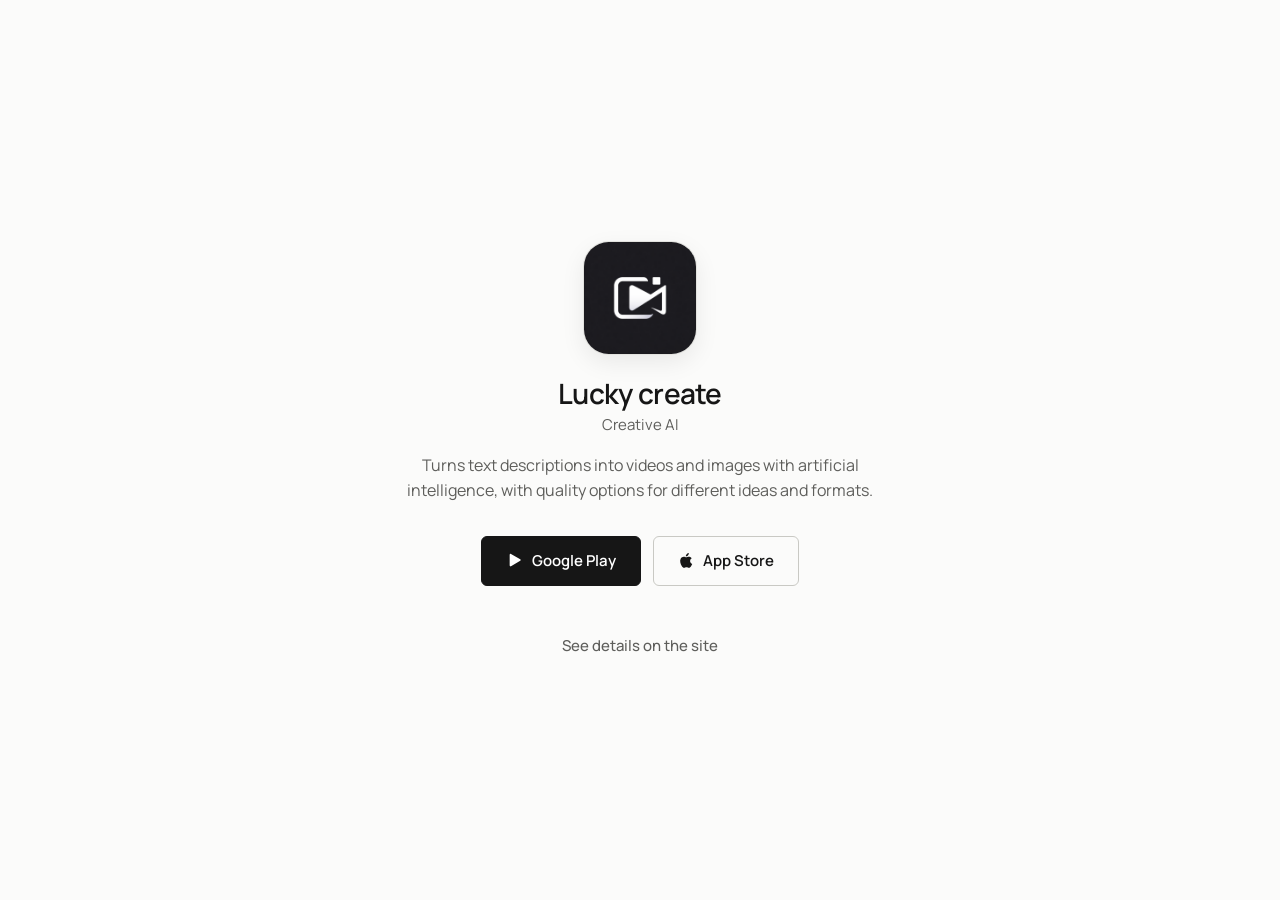
<file: ir/luma/index.html>
<!DOCTYPE html>
<html lang="pt-BR">
<head>
  <meta charset="UTF-8">
  <meta name="viewport" content="width=device-width, initial-scale=1.0">
  <meta name="theme-color" content="#fbfbfa">
  <meta name="robots" content="noindex, nofollow">
  <meta name="description" content="Transforma descrições em vídeos e imagens com inteligência artificial, com opções de qualidade para diferentes ideias e formatos." data-i18n-attr="content:app.luma.desc">
  <meta property="og:title" content="Lucky create — AS Software">
  <meta property="og:description" content="Transforma descrições em vídeos e imagens com inteligência artificial, com opções de qualidade para diferentes ideias e formatos." data-i18n-attr="content:app.luma.desc">
  <meta property="og:type" content="website">
  <meta property="og:url" content="https://andresalvador.com/ir/luma/">
  <meta property="og:image" content="https://andresalvador.com/assets/img/apps/luma-create.webp">
  <meta property="og:image:width" content="512">
  <meta property="og:image:height" content="512">
  <meta property="og:image:alt" content="Ícone do aplicativo Lucky create" data-i18n-attr="content:app.iconAlt" data-i18n-name="Lucky create">
  <meta name="twitter:card" content="summary">
  <meta name="twitter:title" content="Lucky create — AS Software">
  <meta name="twitter:description" content="Transforma descrições em vídeos e imagens com inteligência artificial, com opções de qualidade para diferentes ideias e formatos." data-i18n-attr="content:app.luma.desc">
  <meta name="twitter:image" content="https://andresalvador.com/assets/img/apps/luma-create.webp">
  <title>Lucky create — AS Software</title>
  <link rel="icon" href="../../assets/img/logo-as-imagegen-v2.webp" type="image/webp">

  <link rel="preconnect" href="https://fonts.googleapis.com">
  <link rel="preconnect" href="https://fonts.gstatic.com" crossorigin>
  <link href="https://fonts.googleapis.com/css2?family=DM+Mono:wght@400;500&family=Manrope:wght@400;500;600&display=swap" rel="stylesheet">

  <link rel="stylesheet" href="../../assets/css/base/_tokens.css?v=20261116">
  <link rel="stylesheet" href="../../assets/css/base/_reset.css?v=20261104">
  <link rel="stylesheet" href="../../assets/css/base/_base.css?v=20261104">
  <link rel="stylesheet" href="../../assets/css/components/_button.css?v=20261104">
  <link rel="stylesheet" href="../../assets/css/components/_app-directory.css?v=20261104">
  <link rel="stylesheet" href="../../assets/css/components/_redirect.css?v=20261104">
  <script>document.documentElement.classList.add("js");</script>
</head>
<body>
  <main class="redirect">
    <article class="app-detail app-detail--luma is-active" data-store-redirect>
      <div class="app-detail__visual">
        <img src="../../assets/img/apps/luma-create.webp" width="512" height="512" alt="Ícone do aplicativo Lucky create" data-i18n-attr="alt:app.iconAlt" data-i18n-name="Lucky create">
      </div>
      <h1 class="app-detail__title">Lucky create</h1>
      <p class="app-detail__category" data-i18n="app.luma.category">IA criativa</p>
      <p class="app-detail__description" data-i18n="app.luma.desc">Transforma descrições em vídeos e imagens com inteligência artificial, com opções de qualidade para diferentes ideias e formatos.</p>
      <div class="app-detail__actions">
        <a class="btn btn--primary" href="https://play.google.com/store/apps/details?id=com.andre.luma_vid" target="_blank" rel="noopener" data-store="android"><svg viewBox="0 0 24 24" aria-hidden="true"><path d="M5 3.6c0-.9 1-1.5 1.8-1L19.4 10c.8.5.8 1.6 0 2.1L6.8 19.5c-.8.5-1.8-.1-1.8-1V3.6Z"/></svg>Google Play</a>
        <a class="btn btn--secondary" href="https://apps.apple.com/br/app/luma-create-ai-studio/id6757760221" target="_blank" rel="noopener" data-store="ios"><svg viewBox="0 0 24 24" aria-hidden="true"><path d="M16.5 12.3c0-2.6 2.1-3.8 2.2-3.9-1.2-1.7-3-2-3.7-2-1.6-.2-3 .9-3.8.9-.8 0-2-.9-3.3-.9-1.7 0-3.3 1-4.1 2.5-1.8 3.1-.5 7.6 1.3 10.1.9 1.2 1.9 2.6 3.2 2.6 1.3-.1 1.8-.8 3.3-.8 1.5 0 1.9.8 3.3.8 1.4 0 2.2-1.2 3.1-2.5.8-1.1 1.2-2.2 1.4-2.7-1.7-.7-2.9-2.4-2.9-4.1Z"/><path d="M13.7 4.6c.7-.9 1.2-2.1 1.1-3.3-1 .1-2.3.7-3 1.6-.7.8-1.3 2.1-1.1 3.3 1.1.1 2.3-.6 3-1.6Z"/></svg>App Store</a>
      </div>
      <a class="app-detail__back" href="../../apps.html#app-detail-luma" data-i18n="redirect.details">Ver detalhes no site</a>
    </article>
  </main>

  <script src="../../assets/js/locales.js?v=20261114"></script>
  <script src="../../assets/js/i18n.js?v=20261102"></script>
  <script src="../../assets/js/main.js?v=20261102"></script>
</body>
</html>
</file>
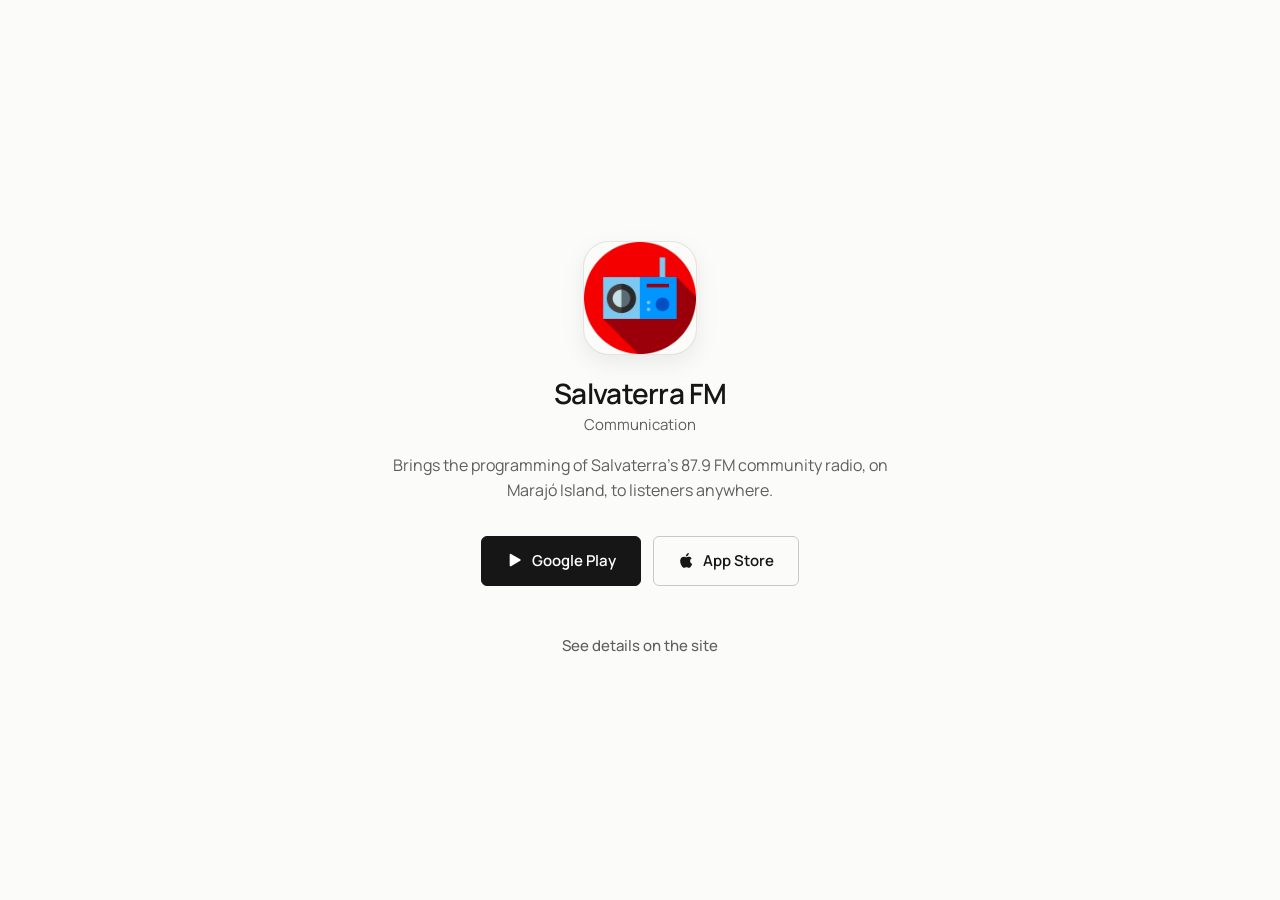
<file: ir/salvaterra/index.html>
<!DOCTYPE html>
<html lang="pt-BR">
<head>
  <meta charset="UTF-8">
  <meta name="viewport" content="width=device-width, initial-scale=1.0">
  <meta name="theme-color" content="#fbfbfa">
  <meta name="robots" content="noindex, nofollow">
  <meta name="description" content="Leva a programação da rádio comunitária 87,9 FM de Salvaterra, na Ilha de Marajó, para ouvintes em qualquer lugar." data-i18n-attr="content:app.radio.desc">
  <meta property="og:title" content="Salvaterra FM — AS Software">
  <meta property="og:description" content="Leva a programação da rádio comunitária 87,9 FM de Salvaterra, na Ilha de Marajó, para ouvintes em qualquer lugar." data-i18n-attr="content:app.radio.desc">
  <meta property="og:type" content="website">
  <meta property="og:url" content="https://andresalvador.com/ir/salvaterra/">
  <meta property="og:image" content="https://andresalvador.com/assets/img/apps/salvaterra-fm.webp">
  <meta property="og:image:width" content="512">
  <meta property="og:image:height" content="512">
  <meta property="og:image:alt" content="Ícone do aplicativo Salvaterra FM" data-i18n-attr="content:app.iconAlt" data-i18n-name="Salvaterra FM">
  <meta name="twitter:card" content="summary">
  <meta name="twitter:title" content="Salvaterra FM — AS Software">
  <meta name="twitter:description" content="Leva a programação da rádio comunitária 87,9 FM de Salvaterra, na Ilha de Marajó, para ouvintes em qualquer lugar." data-i18n-attr="content:app.radio.desc">
  <meta name="twitter:image" content="https://andresalvador.com/assets/img/apps/salvaterra-fm.webp">
  <title>Salvaterra FM — AS Software</title>
  <link rel="icon" href="../../assets/img/logo-as-imagegen-v2.webp" type="image/webp">

  <link rel="preconnect" href="https://fonts.googleapis.com">
  <link rel="preconnect" href="https://fonts.gstatic.com" crossorigin>
  <link href="https://fonts.googleapis.com/css2?family=DM+Mono:wght@400;500&family=Manrope:wght@400;500;600&display=swap" rel="stylesheet">

  <link rel="stylesheet" href="../../assets/css/base/_tokens.css?v=20261116">
  <link rel="stylesheet" href="../../assets/css/base/_reset.css?v=20261104">
  <link rel="stylesheet" href="../../assets/css/base/_base.css?v=20261104">
  <link rel="stylesheet" href="../../assets/css/components/_button.css?v=20261104">
  <link rel="stylesheet" href="../../assets/css/components/_app-directory.css?v=20261104">
  <link rel="stylesheet" href="../../assets/css/components/_redirect.css?v=20261104">
  <script>document.documentElement.classList.add("js");</script>
</head>
<body>
  <main class="redirect">
    <article class="app-detail app-detail--radio is-active" data-store-redirect>
      <div class="app-detail__visual">
        <img src="../../assets/img/apps/salvaterra-fm.webp" width="512" height="512" alt="Ícone do aplicativo Salvaterra FM" data-i18n-attr="alt:app.iconAlt" data-i18n-name="Salvaterra FM">
      </div>
      <h1 class="app-detail__title">Salvaterra FM</h1>
      <p class="app-detail__category" data-i18n="app.radio.category">Comunicação</p>
      <p class="app-detail__description" data-i18n="app.radio.desc">Leva a programação da rádio comunitária 87,9 FM de Salvaterra, na Ilha de Marajó, para ouvintes em qualquer lugar.</p>
      <div class="app-detail__actions">
        <a class="btn btn--primary" href="https://play.google.com/store/apps/details?id=com.andre.radiosalvaterrafm" target="_blank" rel="noopener" data-store="android"><svg viewBox="0 0 24 24" aria-hidden="true"><path d="M5 3.6c0-.9 1-1.5 1.8-1L19.4 10c.8.5.8 1.6 0 2.1L6.8 19.5c-.8.5-1.8-.1-1.8-1V3.6Z"/></svg>Google Play</a>
        <a class="btn btn--secondary" href="https://apps.apple.com/br/app/salvaterra-fm/id6443883925" target="_blank" rel="noopener" data-store="ios"><svg viewBox="0 0 24 24" aria-hidden="true"><path d="M16.5 12.3c0-2.6 2.1-3.8 2.2-3.9-1.2-1.7-3-2-3.7-2-1.6-.2-3 .9-3.8.9-.8 0-2-.9-3.3-.9-1.7 0-3.3 1-4.1 2.5-1.8 3.1-.5 7.6 1.3 10.1.9 1.2 1.9 2.6 3.2 2.6 1.3-.1 1.8-.8 3.3-.8 1.5 0 1.9.8 3.3.8 1.4 0 2.2-1.2 3.1-2.5.8-1.1 1.2-2.2 1.4-2.7-1.7-.7-2.9-2.4-2.9-4.1Z"/><path d="M13.7 4.6c.7-.9 1.2-2.1 1.1-3.3-1 .1-2.3.7-3 1.6-.7.8-1.3 2.1-1.1 3.3 1.1.1 2.3-.6 3-1.6Z"/></svg>App Store</a>
      </div>
      <a class="app-detail__back" href="../../apps.html#app-detail-radio" data-i18n="redirect.details">Ver detalhes no site</a>
    </article>
  </main>

  <script src="../../assets/js/locales.js?v=20261114"></script>
  <script src="../../assets/js/i18n.js?v=20261102"></script>
  <script src="../../assets/js/main.js?v=20261102"></script>
</body>
</html>
</file>
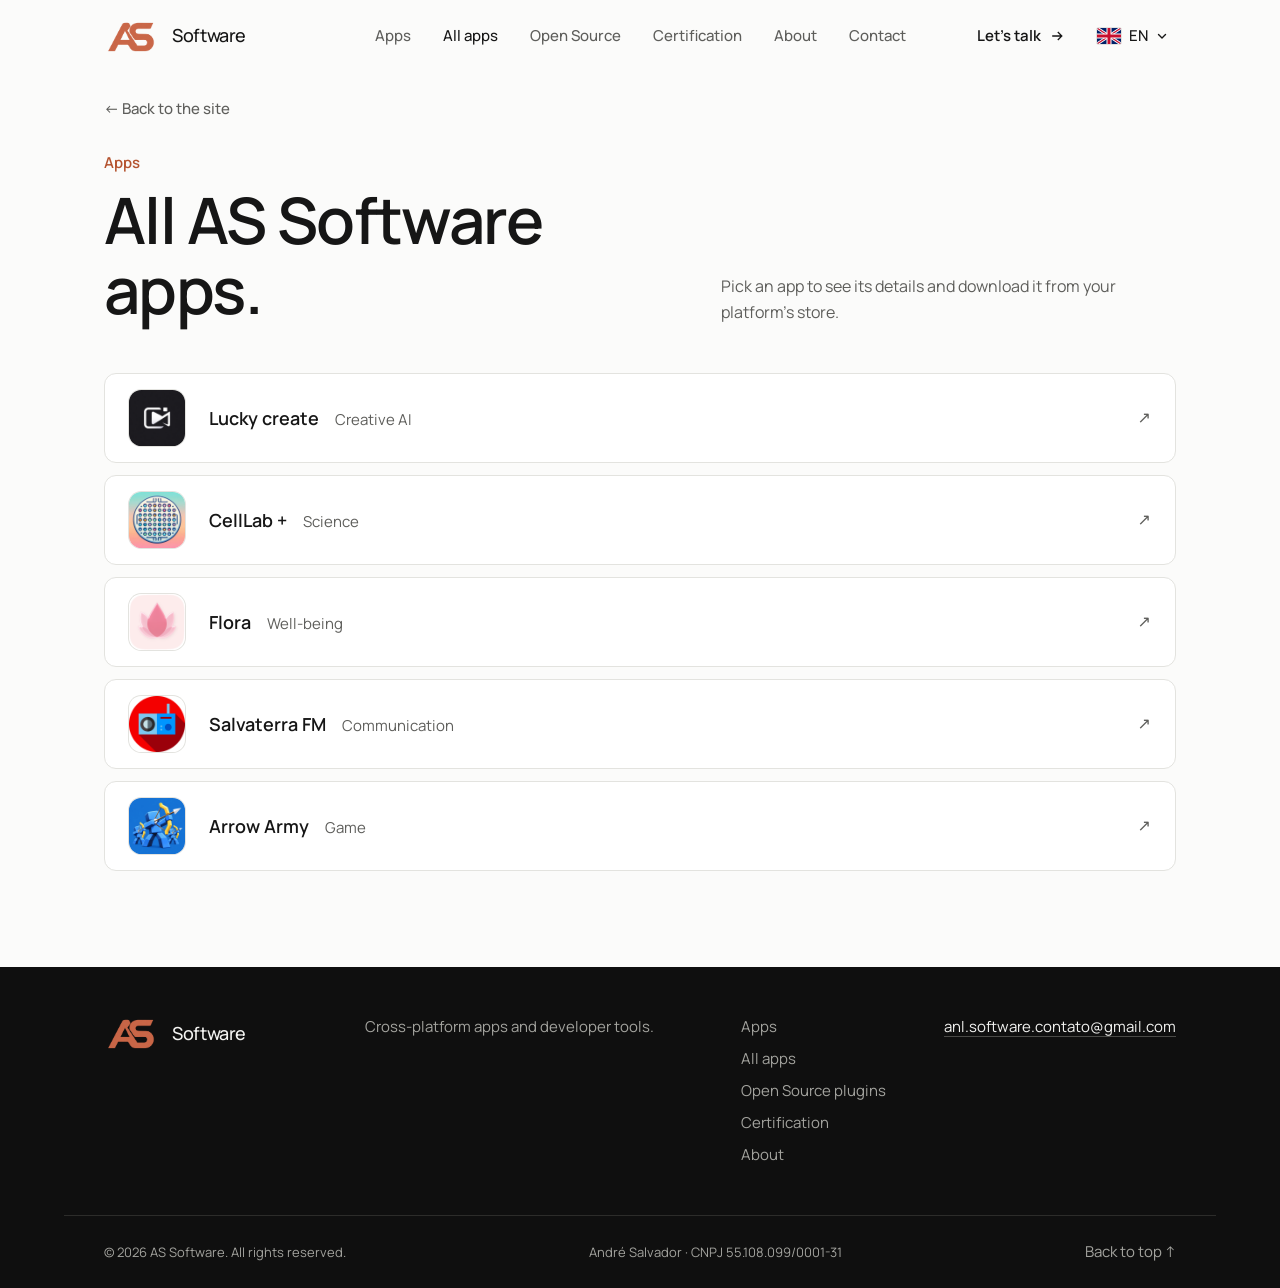
<file: apps.html>
<!DOCTYPE html>
<html lang="pt-BR">
<head>
  <meta charset="UTF-8">
  <meta name="viewport" content="width=device-width, initial-scale=1.0">
  <meta name="theme-color" content="#fbfbfa">
  <meta name="description" content="Todos os aplicativos da AS Software para Android e iOS: Lucky create, CellLab +, Flora, Salvaterra FM e Arrow Army." data-i18n-attr="content:meta.apps.description">
  <title data-i18n="meta.apps.title">Aplicativos — AS Software</title>
  <link rel="icon" href="assets/img/logo-as-imagegen-v2.webp" type="image/webp">

  <link rel="preconnect" href="https://fonts.googleapis.com">
  <link rel="preconnect" href="https://fonts.gstatic.com" crossorigin>
  <link href="https://fonts.googleapis.com/css2?family=DM+Mono:wght@400;500&family=Manrope:wght@400;500;600&display=swap" rel="stylesheet">

  <link rel="stylesheet" href="assets/css/base/_tokens.css?v=20261116">
  <link rel="stylesheet" href="assets/css/base/_reset.css?v=20261104">
  <link rel="stylesheet" href="assets/css/base/_base.css?v=20261104">
  <link rel="stylesheet" href="assets/css/layout/_container.css?v=20261104">
  <link rel="stylesheet" href="assets/css/layout/_grid.css?v=20261104">
  <link rel="stylesheet" href="assets/css/layout/_header.css?v=20261116">
  <link rel="stylesheet" href="assets/css/layout/_footer.css?v=20261116">
  <link rel="stylesheet" href="assets/css/components/_button.css?v=20261104">
  <link rel="stylesheet" href="assets/css/components/_nav.css?v=20261104">
  <link rel="stylesheet" href="assets/css/components/_card.css?v=20261104">
  <link rel="stylesheet" href="assets/css/components/_portfolio.css?v=20261104">
  <link rel="stylesheet" href="assets/css/components/_app-directory.css?v=20261104">
  <link rel="stylesheet" href="assets/css/components/_lang-switch.css?v=20261104">
  <link rel="stylesheet" href="assets/css/utilities/_utilities.css?v=20261104">
  <script>document.documentElement.classList.add("js");</script>
</head>
<body>
  <svg class="svg-sprite" aria-hidden="true" focusable="false">
    <symbol id="flag-br" viewBox="0 0 24 16"><rect width="24" height="16" fill="#009b3a"/><path d="M12 2.2 21.4 8 12 13.8 2.6 8Z" fill="#fedf00"/><circle cx="12" cy="8" r="3.3" fill="#002776"/></symbol>
    <symbol id="flag-gb" viewBox="0 0 24 16"><rect width="24" height="16" fill="#012169"/><path d="M0 0 24 16M24 0 0 16" stroke="#fff" stroke-width="3"/><path d="M0 0 24 16M24 0 0 16" stroke="#c8102e" stroke-width="1.2"/><path d="M12 0v16M0 8h24" stroke="#fff" stroke-width="5"/><path d="M12 0v16M0 8h24" stroke="#c8102e" stroke-width="3"/></symbol>
    <symbol id="flag-es" viewBox="0 0 24 16"><rect width="24" height="16" fill="#aa151b"/><rect y="4" width="24" height="8" fill="#f1bf00"/></symbol>
  </svg>
  <a class="skip-link" href="#conteudo" data-i18n="skip">Ir para o conteúdo</a>

  <header class="site-header" data-header>
    <div class="container site-header__inner">
      <a href="index.html#inicio" class="brand" aria-label="AS Software — início" data-i18n-attr="aria-label:brand.home">
        <img class="brand__mark" src="assets/img/logo-as-imagegen-v2.webp" width="1254" height="1254" alt="" aria-hidden="true" decoding="async">
        <span class="brand__name">Software</span>
      </a>

      <nav class="nav" id="menu-principal" aria-label="Navegação principal" data-i18n-attr="aria-label:nav.label" data-nav>
        <ul class="nav__list">
          <li><a href="index.html#apps" class="nav__link" data-i18n="nav.apps">Aplicativos</a></li>
          <li><a href="apps.html" class="nav__link" aria-current="page" data-i18n="nav.allApps">Todos os apps</a></li>
          <li><a href="index.html#plugins" class="nav__link">Open Source</a></li>
          <li><a href="index.html#certificacao" class="nav__link" data-i18n="nav.certification">Certificação</a></li>
          <li><a href="index.html#sobre" class="nav__link" data-i18n="nav.about">Sobre</a></li>
          <li><a href="index.html#contato" class="nav__link" data-i18n="nav.contact">Contato</a></li>
        </ul>
      </nav>

      <div class="site-header__actions">
        <a class="header-contact" href="mailto:anl.software.contato@gmail.com">
          <span data-i18n="header.contact">Vamos conversar</span>
          <svg viewBox="0 0 20 20" aria-hidden="true"><path d="M4 10h12M11 5l5 5-5 5"/></svg>
        </a>

        <div class="lang-switch" data-lang-switch>
          <button class="lang-switch__trigger" type="button" aria-label="Idioma" aria-haspopup="true" aria-expanded="false" aria-controls="menu-idioma" data-lang-trigger>
            <svg class="lang-switch__flag" viewBox="0 0 24 16" aria-hidden="true"><use href="#flag-br" data-lang-flag/></svg>
            <span data-lang-label>PT</span>
            <svg class="lang-switch__chevron" viewBox="0 0 12 12" aria-hidden="true"><path d="m2.5 4.5 3.5 3.5 3.5-3.5"/></svg>
          </button>
          <ul class="lang-switch__menu" id="menu-idioma" hidden data-lang-menu>
            <li><button class="lang-switch__option" type="button" lang="pt-BR" data-lang="pt-BR" data-lang-code="PT" data-lang-name="Português" data-flag="br"><svg class="lang-switch__flag" viewBox="0 0 24 16" aria-hidden="true"><use href="#flag-br"/></svg><span>Português</span></button></li>
            <li><button class="lang-switch__option" type="button" lang="en" data-lang="en" data-lang-code="EN" data-lang-name="English" data-flag="gb"><svg class="lang-switch__flag" viewBox="0 0 24 16" aria-hidden="true"><use href="#flag-gb"/></svg><span>English</span></button></li>
            <li><button class="lang-switch__option" type="button" lang="es" data-lang="es" data-lang-code="ES" data-lang-name="Español" data-flag="es"><svg class="lang-switch__flag" viewBox="0 0 24 16" aria-hidden="true"><use href="#flag-es"/></svg><span>Español</span></button></li>
          </ul>
        </div>

        <button class="site-header__toggle" type="button" aria-label="Abrir menu" aria-expanded="false" aria-controls="menu-principal" data-nav-toggle>
          <span></span><span></span>
        </button>
      </div>
    </div>
  </header>

  <div class="nav-backdrop" aria-hidden="true" data-nav-backdrop></div>

  <main id="conteudo">
    <section class="section apps-section" id="apps">
      <div class="container">
        <a class="app-directory__back" href="index.html#apps" data-i18n="apps.backSite">← Voltar para o site</a>

        <div class="collection-heading" data-reveal>
          <div>
            <p class="eyebrow" data-i18n="apps.listEyebrow">Aplicativos</p>
            <h1 data-i18n-html="apps.listTitle">Todos os <em>aplicativos da AS Software.</em></h1>
          </div>
          <p data-i18n="apps.listIntro">Escolha um aplicativo para ver os detalhes e baixar na loja da sua plataforma.</p>
        </div>

        <div class="app-list" data-app-directory>
          <a class="app-list__item app-list__item--luma" href="#app-detail-luma">
            <span class="app-list__icon"><img src="assets/img/apps/luma-create.webp" width="512" height="512" alt="Ícone do aplicativo Lucky create" data-i18n-attr="alt:app.iconAlt" data-i18n-name="Lucky create"></span>
            <span class="app-list__body">
              <span class="app-list__name">Lucky create</span>
              <span class="app-list__category" data-i18n="app.luma.category">IA criativa</span>
            </span>
            <span class="app-list__arrow" aria-hidden="true">↗</span>
          </a>

          <a class="app-list__item app-list__item--celllab" href="#app-detail-celllab">
            <span class="app-list__icon"><img src="assets/img/apps/celllab.webp" width="512" height="512" alt="Ícone do aplicativo CellLab +" data-i18n-attr="alt:app.iconAlt" data-i18n-name="CellLab +"></span>
            <span class="app-list__body">
              <span class="app-list__name">CellLab +</span>
              <span class="app-list__category" data-i18n="app.celllab.category">Ciência</span>
            </span>
            <span class="app-list__arrow" aria-hidden="true">↗</span>
          </a>

          <a class="app-list__item app-list__item--flora" href="#app-detail-flora">
            <span class="app-list__icon"><img src="assets/img/apps/flora.webp" width="512" height="512" alt="Ícone do aplicativo Flora" data-i18n-attr="alt:app.iconAlt" data-i18n-name="Flora"></span>
            <span class="app-list__body">
              <span class="app-list__name">Flora</span>
              <span class="app-list__category" data-i18n="app.flora.category">Bem-estar</span>
            </span>
            <span class="app-list__arrow" aria-hidden="true">↗</span>
          </a>

          <a class="app-list__item app-list__item--radio" href="#app-detail-radio">
            <span class="app-list__icon"><img src="assets/img/apps/salvaterra-fm.webp" width="512" height="512" alt="Ícone do aplicativo Salvaterra FM" data-i18n-attr="alt:app.iconAlt" data-i18n-name="Salvaterra FM"></span>
            <span class="app-list__body">
              <span class="app-list__name">Salvaterra FM</span>
              <span class="app-list__category" data-i18n="app.radio.category">Comunicação</span>
            </span>
            <span class="app-list__arrow" aria-hidden="true">↗</span>
          </a>

          <a class="app-list__item app-list__item--arrow-army" href="#app-detail-arrow-army">
            <span class="app-list__icon"><img src="assets/img/apps/arrow-army.webp" width="512" height="512" alt="Ícone do aplicativo Arrow Army" data-i18n-attr="alt:app.iconAlt" data-i18n-name="Arrow Army"></span>
            <span class="app-list__body">
              <span class="app-list__name">Arrow Army</span>
              <span class="app-list__category" data-i18n="app.arrow.category">Jogo</span>
            </span>
            <span class="app-list__arrow" aria-hidden="true">↗</span>
          </a>
        </div>

        <article class="app-detail app-detail--luma" id="app-detail-luma" data-app-detail>
          <div class="app-detail__visual">
            <img src="assets/img/apps/luma-create.webp" width="512" height="512" alt="Ícone do aplicativo Lucky create" data-i18n-attr="alt:app.iconAlt" data-i18n-name="Lucky create">
          </div>
          <h2 class="app-detail__title" tabindex="-1">Lucky create</h2>
          <p class="app-detail__category" data-i18n="app.luma.category">IA criativa</p>
          <p class="app-detail__description" data-i18n="app.luma.desc">Transforma descrições em vídeos e imagens com inteligência artificial, com opções de qualidade para diferentes ideias e formatos.</p>
          <div class="app-detail__actions">
            <a class="btn btn--primary" href="https://play.google.com/store/apps/details?id=com.andre.luma_vid" target="_blank" rel="noopener"><svg viewBox="0 0 24 24" aria-hidden="true"><path d="M5 3.6c0-.9 1-1.5 1.8-1L19.4 10c.8.5.8 1.6 0 2.1L6.8 19.5c-.8.5-1.8-.1-1.8-1V3.6Z"/></svg>Google Play</a>
            <a class="btn btn--secondary" href="https://apps.apple.com/br/app/luma-create-ai-studio/id6757760221" target="_blank" rel="noopener"><svg viewBox="0 0 24 24" aria-hidden="true"><path d="M16.5 12.3c0-2.6 2.1-3.8 2.2-3.9-1.2-1.7-3-2-3.7-2-1.6-.2-3 .9-3.8.9-.8 0-2-.9-3.3-.9-1.7 0-3.3 1-4.1 2.5-1.8 3.1-.5 7.6 1.3 10.1.9 1.2 1.9 2.6 3.2 2.6 1.3-.1 1.8-.8 3.3-.8 1.5 0 1.9.8 3.3.8 1.4 0 2.2-1.2 3.1-2.5.8-1.1 1.2-2.2 1.4-2.7-1.7-.7-2.9-2.4-2.9-4.1Z"/><path d="M13.7 4.6c.7-.9 1.2-2.1 1.1-3.3-1 .1-2.3.7-3 1.6-.7.8-1.3 2.1-1.1 3.3 1.1.1 2.3-.6 3-1.6Z"/></svg>App Store</a>
          </div>
          <div class="app-detail__footer">
            <button class="app-detail__copy" type="button" data-copy-short-link data-short-url="https://andresalvador.com/ir/luma/" aria-label="Copiar link do app Lucky create" data-i18n-attr="aria-label:apps.copyLinkAria" data-i18n-name="Lucky create"><svg viewBox="0 0 16 16" width="16" height="16" fill="none" stroke="currentColor" stroke-linecap="round" stroke-linejoin="round" stroke-width="1.5" aria-hidden="true"><rect x="5" y="5" width="9" height="9" rx="1.5"/><path d="M11 5V3.5A1.5 1.5 0 0 0 9.5 2h-6A1.5 1.5 0 0 0 2 3.5v6A1.5 1.5 0 0 0 3.5 11H5"/></svg><span aria-live="polite" data-i18n="apps.copyLink">Copiar link</span></button>
            <a class="app-detail__back" href="#apps" data-app-back data-i18n="apps.backList">← Voltar para a lista</a>
          </div>
        </article>

        <article class="app-detail app-detail--celllab" id="app-detail-celllab" data-app-detail>
          <div class="app-detail__visual">
            <img src="assets/img/apps/celllab.webp" width="512" height="512" alt="Ícone do aplicativo CellLab +" data-i18n-attr="alt:app.iconAlt" data-i18n-name="CellLab +">
          </div>
          <h2 class="app-detail__title" tabindex="-1">CellLab +</h2>
          <p class="app-detail__category" data-i18n="app.celllab.category">Ciência</p>
          <p class="app-detail__description" data-i18n="app.celllab.desc">Um laboratório digital para planejar experimentos, analisar viabilidade celular por MTT e apoiar rotinas de contagem e plaqueamento.</p>
          <div class="app-detail__actions">
            <a class="btn btn--primary" href="https://play.google.com/store/apps/details?id=com.andre.projectlab" target="_blank" rel="noopener"><svg viewBox="0 0 24 24" aria-hidden="true"><path d="M5 3.6c0-.9 1-1.5 1.8-1L19.4 10c.8.5.8 1.6 0 2.1L6.8 19.5c-.8.5-1.8-.1-1.8-1V3.6Z"/></svg>Google Play</a>
            <a class="btn btn--secondary" href="https://apps.apple.com/br/app/celllab/id6499239786" target="_blank" rel="noopener"><svg viewBox="0 0 24 24" aria-hidden="true"><path d="M16.5 12.3c0-2.6 2.1-3.8 2.2-3.9-1.2-1.7-3-2-3.7-2-1.6-.2-3 .9-3.8.9-.8 0-2-.9-3.3-.9-1.7 0-3.3 1-4.1 2.5-1.8 3.1-.5 7.6 1.3 10.1.9 1.2 1.9 2.6 3.2 2.6 1.3-.1 1.8-.8 3.3-.8 1.5 0 1.9.8 3.3.8 1.4 0 2.2-1.2 3.1-2.5.8-1.1 1.2-2.2 1.4-2.7-1.7-.7-2.9-2.4-2.9-4.1Z"/><path d="M13.7 4.6c.7-.9 1.2-2.1 1.1-3.3-1 .1-2.3.7-3 1.6-.7.8-1.3 2.1-1.1 3.3 1.1.1 2.3-.6 3-1.6Z"/></svg>App Store</a>
          </div>
          <div class="app-detail__footer">
            <button class="app-detail__copy" type="button" data-copy-short-link data-short-url="https://andresalvador.com/ir/celllab/" aria-label="Copiar link do app CellLab +" data-i18n-attr="aria-label:apps.copyLinkAria" data-i18n-name="CellLab +"><svg viewBox="0 0 16 16" width="16" height="16" fill="none" stroke="currentColor" stroke-linecap="round" stroke-linejoin="round" stroke-width="1.5" aria-hidden="true"><rect x="5" y="5" width="9" height="9" rx="1.5"/><path d="M11 5V3.5A1.5 1.5 0 0 0 9.5 2h-6A1.5 1.5 0 0 0 2 3.5v6A1.5 1.5 0 0 0 3.5 11H5"/></svg><span aria-live="polite" data-i18n="apps.copyLink">Copiar link</span></button>
            <a class="app-detail__back" href="#apps" data-app-back data-i18n="apps.backList">← Voltar para a lista</a>
          </div>
        </article>

        <article class="app-detail app-detail--flora" id="app-detail-flora" data-app-detail>
          <div class="app-detail__visual">
            <img src="assets/img/apps/flora.webp" width="512" height="512" alt="Ícone do aplicativo Flora" data-i18n-attr="alt:app.iconAlt" data-i18n-name="Flora">
          </div>
          <h2 class="app-detail__title" tabindex="-1">Flora</h2>
          <p class="app-detail__category" data-i18n="app.flora.category">Bem-estar</p>
          <p class="app-detail__description" data-i18n="app.flora.desc">Acompanha ciclo, sintomas, humor e previsões de forma acolhedora, mantendo os dados pessoais armazenados no próprio dispositivo.</p>
          <div class="app-detail__actions">
            <a class="btn btn--primary" href="https://play.google.com/store/apps/details?id=com.andre.Cycla" target="_blank" rel="noopener"><svg viewBox="0 0 24 24" aria-hidden="true"><path d="M5 3.6c0-.9 1-1.5 1.8-1L19.4 10c.8.5.8 1.6 0 2.1L6.8 19.5c-.8.5-1.8-.1-1.8-1V3.6Z"/></svg>Google Play</a>
            <a class="btn btn--secondary" href="https://apps.apple.com/br/app/flora-calend%C3%A1rio-menstrual/id6789702093" target="_blank" rel="noopener"><svg viewBox="0 0 24 24" aria-hidden="true"><path d="M16.5 12.3c0-2.6 2.1-3.8 2.2-3.9-1.2-1.7-3-2-3.7-2-1.6-.2-3 .9-3.8.9-.8 0-2-.9-3.3-.9-1.7 0-3.3 1-4.1 2.5-1.8 3.1-.5 7.6 1.3 10.1.9 1.2 1.9 2.6 3.2 2.6 1.3-.1 1.8-.8 3.3-.8 1.5 0 1.9.8 3.3.8 1.4 0 2.2-1.2 3.1-2.5.8-1.1 1.2-2.2 1.4-2.7-1.7-.7-2.9-2.4-2.9-4.1Z"/><path d="M13.7 4.6c.7-.9 1.2-2.1 1.1-3.3-1 .1-2.3.7-3 1.6-.7.8-1.3 2.1-1.1 3.3 1.1.1 2.3-.6 3-1.6Z"/></svg>App Store</a>
          </div>
          <div class="app-detail__footer">
            <button class="app-detail__copy" type="button" data-copy-short-link data-short-url="https://andresalvador.com/ir/flora/" aria-label="Copiar link do app Flora" data-i18n-attr="aria-label:apps.copyLinkAria" data-i18n-name="Flora"><svg viewBox="0 0 16 16" width="16" height="16" fill="none" stroke="currentColor" stroke-linecap="round" stroke-linejoin="round" stroke-width="1.5" aria-hidden="true"><rect x="5" y="5" width="9" height="9" rx="1.5"/><path d="M11 5V3.5A1.5 1.5 0 0 0 9.5 2h-6A1.5 1.5 0 0 0 2 3.5v6A1.5 1.5 0 0 0 3.5 11H5"/></svg><span aria-live="polite" data-i18n="apps.copyLink">Copiar link</span></button>
            <a class="app-detail__back" href="#apps" data-app-back data-i18n="apps.backList">← Voltar para a lista</a>
          </div>
        </article>

        <article class="app-detail app-detail--radio" id="app-detail-radio" data-app-detail>
          <div class="app-detail__visual">
            <img src="assets/img/apps/salvaterra-fm.webp" width="512" height="512" alt="Ícone do aplicativo Salvaterra FM" data-i18n-attr="alt:app.iconAlt" data-i18n-name="Salvaterra FM">
          </div>
          <h2 class="app-detail__title" tabindex="-1">Salvaterra FM</h2>
          <p class="app-detail__category" data-i18n="app.radio.category">Comunicação</p>
          <p class="app-detail__description" data-i18n="app.radio.desc">Leva a programação da rádio comunitária 87,9 FM de Salvaterra, na Ilha de Marajó, para ouvintes em qualquer lugar.</p>
          <div class="app-detail__actions">
            <a class="btn btn--primary" href="https://play.google.com/store/apps/details?id=com.andre.radiosalvaterrafm" target="_blank" rel="noopener"><svg viewBox="0 0 24 24" aria-hidden="true"><path d="M5 3.6c0-.9 1-1.5 1.8-1L19.4 10c.8.5.8 1.6 0 2.1L6.8 19.5c-.8.5-1.8-.1-1.8-1V3.6Z"/></svg>Google Play</a>
            <a class="btn btn--secondary" href="https://apps.apple.com/br/app/salvaterra-fm/id6443883925" target="_blank" rel="noopener"><svg viewBox="0 0 24 24" aria-hidden="true"><path d="M16.5 12.3c0-2.6 2.1-3.8 2.2-3.9-1.2-1.7-3-2-3.7-2-1.6-.2-3 .9-3.8.9-.8 0-2-.9-3.3-.9-1.7 0-3.3 1-4.1 2.5-1.8 3.1-.5 7.6 1.3 10.1.9 1.2 1.9 2.6 3.2 2.6 1.3-.1 1.8-.8 3.3-.8 1.5 0 1.9.8 3.3.8 1.4 0 2.2-1.2 3.1-2.5.8-1.1 1.2-2.2 1.4-2.7-1.7-.7-2.9-2.4-2.9-4.1Z"/><path d="M13.7 4.6c.7-.9 1.2-2.1 1.1-3.3-1 .1-2.3.7-3 1.6-.7.8-1.3 2.1-1.1 3.3 1.1.1 2.3-.6 3-1.6Z"/></svg>App Store</a>
          </div>
          <div class="app-detail__footer">
            <button class="app-detail__copy" type="button" data-copy-short-link data-short-url="https://andresalvador.com/ir/salvaterra/" aria-label="Copiar link do app Salvaterra FM" data-i18n-attr="aria-label:apps.copyLinkAria" data-i18n-name="Salvaterra FM"><svg viewBox="0 0 16 16" width="16" height="16" fill="none" stroke="currentColor" stroke-linecap="round" stroke-linejoin="round" stroke-width="1.5" aria-hidden="true"><rect x="5" y="5" width="9" height="9" rx="1.5"/><path d="M11 5V3.5A1.5 1.5 0 0 0 9.5 2h-6A1.5 1.5 0 0 0 2 3.5v6A1.5 1.5 0 0 0 3.5 11H5"/></svg><span aria-live="polite" data-i18n="apps.copyLink">Copiar link</span></button>
            <a class="app-detail__back" href="#apps" data-app-back data-i18n="apps.backList">← Voltar para a lista</a>
          </div>
        </article>

        <article class="app-detail app-detail--arrow-army" id="app-detail-arrow-army" data-app-detail>
          <div class="app-detail__visual">
            <img src="assets/img/apps/arrow-army.webp" width="512" height="512" alt="Ícone do aplicativo Arrow Army" data-i18n-attr="alt:app.iconAlt" data-i18n-name="Arrow Army">
          </div>
          <h2 class="app-detail__title" tabindex="-1">Arrow Army</h2>
          <p class="app-detail__category" data-i18n="app.arrow.category">Jogo</p>
          <p class="app-detail__description" data-i18n="app.arrow.desc">Jogo casual 3D de arrastar e mirar: recrute arqueiros nos painéis +1, evite os portões traiçoeiros e derrube o exército vermelho.</p>
          <div class="app-detail__actions">
            <a class="btn btn--primary" href="https://play.google.com/store/apps/details?id=com.andre.gamefunmobile" target="_blank" rel="noopener"><svg viewBox="0 0 24 24" aria-hidden="true"><path d="M5 3.6c0-.9 1-1.5 1.8-1L19.4 10c.8.5.8 1.6 0 2.1L6.8 19.5c-.8.5-1.8-.1-1.8-1V3.6Z"/></svg>Google Play</a>
            <a class="btn btn--secondary" href="https://apps.apple.com/br/app/arrow-army/id6821693055" target="_blank" rel="noopener"><svg viewBox="0 0 24 24" aria-hidden="true"><path d="M16.5 12.3c0-2.6 2.1-3.8 2.2-3.9-1.2-1.7-3-2-3.7-2-1.6-.2-3 .9-3.8.9-.8 0-2-.9-3.3-.9-1.7 0-3.3 1-4.1 2.5-1.8 3.1-.5 7.6 1.3 10.1.9 1.2 1.9 2.6 3.2 2.6 1.3-.1 1.8-.8 3.3-.8 1.5 0 1.9.8 3.3.8 1.4 0 2.2-1.2 3.1-2.5.8-1.1 1.2-2.2 1.4-2.7-1.7-.7-2.9-2.4-2.9-4.1Z"/><path d="M13.7 4.6c.7-.9 1.2-2.1 1.1-3.3-1 .1-2.3.7-3 1.6-.7.8-1.3 2.1-1.1 3.3 1.1.1 2.3-.6 3-1.6Z"/></svg>App Store</a>
          </div>
          <div class="app-detail__footer">
            <button class="app-detail__copy" type="button" data-copy-short-link data-short-url="https://andresalvador.com/ir/arrow-army/" aria-label="Copiar link do app Arrow Army" data-i18n-attr="aria-label:apps.copyLinkAria" data-i18n-name="Arrow Army"><svg viewBox="0 0 16 16" width="16" height="16" fill="none" stroke="currentColor" stroke-linecap="round" stroke-linejoin="round" stroke-width="1.5" aria-hidden="true"><rect x="5" y="5" width="9" height="9" rx="1.5"/><path d="M11 5V3.5A1.5 1.5 0 0 0 9.5 2h-6A1.5 1.5 0 0 0 2 3.5v6A1.5 1.5 0 0 0 3.5 11H5"/></svg><span aria-live="polite" data-i18n="apps.copyLink">Copiar link</span></button>
            <a class="app-detail__back" href="#apps" data-app-back data-i18n="apps.backList">← Voltar para a lista</a>
          </div>
        </article>
      </div>
    </section>
  </main>

  <footer class="site-footer">
    <div class="container site-footer__top">
      <a href="index.html#inicio" class="brand brand--footer" aria-label="AS Software — voltar ao início" data-i18n-attr="aria-label:brand.top">
        <img class="brand__mark" src="assets/img/logo-as-imagegen-v2.webp" width="1254" height="1254" alt="" aria-hidden="true" decoding="async">
        <span class="brand__name">Software</span>
      </a>
      <p data-i18n="footer.tagline">Aplicativos multiplataforma e ferramentas para desenvolvedores.</p>
      <div class="site-footer__nav">
        <a href="index.html#apps" data-i18n="nav.apps">Aplicativos</a><a href="apps.html" data-i18n="nav.allApps">Todos os apps</a><a href="index.html#plugins" data-i18n="footer.plugins">Plugins Open Source</a><a href="index.html#certificacao" data-i18n="nav.certification">Certificação</a><a href="index.html#sobre" data-i18n="nav.about">Sobre</a>
      </div>
      <a class="site-footer__email" href="mailto:anl.software.contato@gmail.com">anl.software.contato@gmail.com</a>
    </div>
    <div class="container site-footer__bottom">
      <small>© <span data-year>2026</span> <span data-i18n="footer.rights">AS Software. Todos os direitos reservados.</span></small>
      <small>André Salvador · CNPJ 55.108.099/0001-31</small>
      <a href="index.html#inicio" data-i18n="footer.top">Voltar ao topo ↑</a>
    </div>
  </footer>

  <script src="assets/js/locales.js?v=20261114"></script>
  <script src="assets/js/i18n.js?v=20261103"></script>
  <script src="assets/js/main.js?v=20261102"></script>
</body>
</html>
</file>
<file: assets/css/base/_tokens.css>
:root {
  /* Palette: neutros limpos + o cobre do logo como único acento. */
  --color-bg: #fbfbfa;
  --color-bg-soft: #ffffff;
  --color-surface: #f1f1ef;
  --color-surface-dark: #161616;
  --color-surface-darker: #0f0f0f;
  --color-text: #161616;
  --color-text-muted: #5e5e5b;
  --color-primary: #b4532f;
  --color-primary-hover: #94421f;
  --color-primary-contrast: #ffffff;
  --color-accent: #b4532f;
  --color-success: #2f7a4f;
  --color-border: #e3e3df;
  --color-border-strong: #c9c9c4;
  --color-border-dark: #2c2c2a;
  --color-border-dark-strong: #4a4a47;
  --color-white: #ffffff;
  --color-on-dark: #f3f3f1;
  --color-on-dark-muted: #a3a39e;
  --color-on-dark-accent: #e0875f;

  /* Logo AS: enquadramento recorta somente a margem transparente do PNG. */
  --brand-mark-width: 3.5rem;
  --brand-mark-height: 2.25rem;

  --font-heading: "Manrope", system-ui, -apple-system, "Segoe UI", Roboto, sans-serif;
  --font-body: "Manrope", system-ui, -apple-system, "Segoe UI", Roboto, sans-serif;
  --font-mono: "DM Mono", "SFMono-Regular", Consolas, monospace;

  --fs-100: 0.75rem;
  --fs-200: 0.8125rem;
  --fs-300: 0.9375rem;
  --fs-400: 1rem;
  --fs-500: 1.125rem;
  --fs-600: 1.375rem;
  --fs-650: 1.75rem;
  --fs-700: clamp(1.75rem, 3vw, 2.5rem);
  --fs-800: clamp(2.5rem, 5vw, 4rem);

  --fw-light: 300;
  --fw-regular: 400;
  --fw-medium: 500;
  --fw-semibold: 600;

  --lh-tight: 1.1;
  --lh-snug: 1.3;
  --lh-normal: 1.6;
  --lh-loose: 1.7;

  --space-050: 0.25rem;
  --space-100: 0.5rem;
  --space-150: 0.625rem;
  --space-200: 0.75rem;
  --space-300: 1rem;
  --space-400: 1.5rem;
  --space-500: 2rem;
  --space-600: 3rem;
  --space-700: 4rem;
  --space-800: 6rem;
  --space-900: 8rem;
  --space-1000: 10rem;

  --container-max: 72rem;
  --container-copy: 46rem;
  --container-padding: clamp(1.25rem, 4vw, 2.5rem);
  --header-height: 4.5rem;

  --radius-sm: 0.375rem;
  --radius-md: 0.75rem;
  --radius-lg: 1rem;
  --radius-xl: 1.5rem;
  --radius-full: 999rem;
  --radius-app-icon: 22%;

  --shadow-sm: 0 0.0625rem 0.125rem rgba(0, 0, 0, 0.06);
  --shadow-md: 0 0.5rem 1.5rem rgba(0, 0, 0, 0.08);
  --shadow-lg: 0 1rem 2.5rem rgba(0, 0, 0, 0.1);

  --border-hairline: 0.0625rem;

  --transition-fast: 150ms ease;
  --transition-base: 250ms ease;
  --transition-slow: 500ms ease;

  --z-header: 100;
  --z-overlay: 200;
  --z-modal: 300;
}
</file>
<file: assets/css/base/_base.css>
html {
  scroll-padding-top: var(--header-height);
  /* `clip` (em vez de `hidden`) impede o pan lateral no iOS Safari sem
     transformar o documento em contêiner de rolagem. */
  overflow-x: clip;
}

body {
  overflow-x: hidden;
  overflow-x: clip;
  overflow-wrap: break-word;
  font-family: var(--font-body);
  font-size: var(--fs-400);
  font-weight: var(--fw-regular);
  line-height: var(--lh-normal);
  color: var(--color-text);
  background: var(--color-bg);
}

h1,
h2,
h3,
h4 {
  font-family: var(--font-heading);
  font-weight: var(--fw-semibold);
  line-height: var(--lh-tight);
  letter-spacing: -0.025em;
  color: var(--color-text);
}

h1 { font-size: var(--fs-800); }
h2 { font-size: var(--fs-700); }
h3 { font-size: var(--fs-600); }
h4 { font-size: var(--fs-500); }

/* Os títulos ainda trazem <em> nos dicionários; ele é lido como parte da
   frase, sem itálico nem cor de destaque. */
h1 em,
h2 em {
  font-style: normal;
  color: inherit;
}

p { max-width: 65ch; }

small {
  font-size: var(--fs-200);
  color: var(--color-text-muted);
}

::selection {
  color: var(--color-primary-contrast);
  background: var(--color-primary);
}

:focus-visible {
  outline: 0.125rem solid var(--color-accent);
  outline-offset: 0.25rem;
}

.skip-link {
  position: fixed;
  top: var(--space-300);
  left: var(--space-300);
  z-index: var(--z-modal);
  padding: var(--space-200) var(--space-400);
  color: var(--color-white);
  background: var(--color-text);
  transform: translateY(-200%);
  transition: transform var(--transition-fast);
}

.skip-link:focus { transform: translateY(0); }
</file>
<file: assets/css/layout/_container.css>
/* ==========================================================================
   LAYOUT / Container — envelope horizontal padrão de qualquer seção
   ========================================================================== */

.container {
  width: 100%;
  max-width: var(--container-max);
  margin-inline: auto;
  padding-inline: var(--container-padding);
}

.section {
  padding-block: var(--space-800);
}

@media (max-width: 768px) {
  .section {
    padding-block: var(--space-700);
  }
}
</file>
<file: assets/css/layout/_grid.css>
/* ==========================================================================
   LAYOUT / Grid — grid utilitário para organizar cards e colunas
   ========================================================================== */

.grid {
  display: grid;
  gap: var(--space-500);
}

.grid--2 {
  grid-template-columns: repeat(2, minmax(0, 1fr));
}

.grid--3 {
  grid-template-columns: repeat(3, minmax(0, 1fr));
}

.grid--4 {
  grid-template-columns: repeat(4, minmax(0, 1fr));
}

@media (max-width: 1024px) {
  .grid--3,
  .grid--4 {
    grid-template-columns: repeat(2, minmax(0, 1fr));
  }
}

@media (max-width: 768px) {
  .grid--2,
  .grid--3,
  .grid--4 {
    grid-template-columns: minmax(0, 1fr);
  }
}
</file>
<file: assets/css/layout/_header.css>
.site-header {
  position: absolute;
  inset: 0 0 auto;
  z-index: var(--z-header);
  height: var(--header-height);
  border-bottom: var(--border-hairline) solid transparent;
  transition: background-color var(--transition-base), border-color var(--transition-base);
}

.site-header.is-scrolled {
  position: fixed;
  border-bottom-color: var(--color-border);
  background: var(--color-bg);
}

.site-header__inner {
  display: grid;
  grid-template-columns: minmax(0, 1fr) auto minmax(0, 1fr);
  align-items: center;
  height: 100%;
}

.brand {
  display: inline-flex;
  align-items: center;
  justify-self: start;
  gap: var(--space-200);
}

.brand__mark {
  width: var(--brand-mark-width);
  height: var(--brand-mark-height);
  flex-shrink: 0;
  object-fit: cover;
}

.brand__name {
  font-family: var(--font-heading);
  font-size: var(--fs-500);
  font-weight: var(--fw-medium);
  letter-spacing: -0.02em;
}


.site-header__actions {
  display: flex;
  align-items: center;
  justify-self: end;
  gap: var(--space-400);
}

.header-contact {
  display: inline-flex;
  align-items: center;
  gap: var(--space-100);
  font-size: var(--fs-300);
  font-weight: var(--fw-semibold);
  transition: color var(--transition-fast);
}

.header-contact:hover { color: var(--color-primary); }

.header-contact svg {
  width: 1rem;
  fill: none;
  stroke: currentColor;
  stroke-width: 1.6;
}

.site-header__toggle { display: none; }

.nav-backdrop { display: none; }

@media (max-width: 900px) {
  .site-header--menu-open { z-index: var(--z-modal); }

  .site-header__inner { grid-template-columns: minmax(0, 1fr) auto; }
  .header-contact { display: none; }
  .site-header__actions { gap: var(--space-100); }

  .site-header__toggle {
    position: relative;
    z-index: calc(var(--z-overlay) + 1);
    display: grid;
    align-content: center;
    width: 2.75rem;
    height: 2.75rem;
    gap: 0.4rem;
  }

  .site-header__toggle span {
    display: block;
    width: 1.5rem;
    height: 0.125rem;
    background: var(--color-text);
    transition: transform var(--transition-fast);
  }

  .site-header__toggle[aria-expanded="true"] span:first-child { transform: translateY(0.26rem) rotate(45deg); }
  .site-header__toggle[aria-expanded="true"] span:last-child { transform: translateY(-0.26rem) rotate(-45deg); }

  .nav-backdrop {
    position: fixed;
    inset: 0;
    z-index: var(--z-overlay);
    display: block;
    width: 100%;
    visibility: hidden;
    pointer-events: none;
    opacity: 0;
    background: var(--color-bg);
    transition: visibility var(--transition-base), opacity var(--transition-base);
  }

  .nav-backdrop--visible {
    visibility: visible;
    pointer-events: auto;
    opacity: 1;
  }
}
</file>
<file: assets/css/layout/_footer.css>
.site-footer {
  color: var(--color-on-dark);
  background: var(--color-surface-darker);
}

.site-footer__top {
  display: grid;
  grid-template-columns: minmax(0, 0.8fr) minmax(0, 1.2fr) auto minmax(0, 0.9fr);
  align-items: start;
  gap: var(--space-500);
  padding-block: var(--space-600);
  border-bottom: var(--border-hairline) solid var(--color-border-dark);
}

.brand--footer .brand__name { color: var(--color-on-dark); }

.site-footer__top > p {
  max-width: 23rem;
  font-size: var(--fs-300);
  line-height: var(--lh-normal);
  color: var(--color-on-dark-muted);
}

.site-footer__nav { display: grid; gap: var(--space-100); }
.site-footer__nav a,
.site-footer__email,
.site-footer__bottom a {
  font-size: var(--fs-300);
}

.site-footer__nav a { color: var(--color-on-dark-muted); transition: color var(--transition-fast); }
.site-footer__nav a:hover { color: var(--color-on-dark); }

.site-footer__email {
  justify-self: end;
  color: var(--color-on-dark);
  text-decoration: underline;
  text-decoration-color: var(--color-border-dark-strong);
  text-underline-offset: 0.25em;
}

.site-footer__email:hover { text-decoration-color: currentColor; }

.site-footer__bottom {
  display: flex;
  align-items: center;
  justify-content: space-between;
  gap: var(--space-400);
  padding-block: var(--space-400);
}

.site-footer__bottom small { color: var(--color-on-dark-muted); }
.site-footer__bottom a { color: var(--color-on-dark-muted); }
.site-footer__bottom a:hover { color: var(--color-on-dark); }

@media (max-width: 960px) {
  .site-footer__top { grid-template-columns: repeat(2, minmax(0, 1fr)); }
  .site-footer__email { justify-self: start; }
}

@media (max-width: 640px) {
  .site-footer__top { grid-template-columns: minmax(0, 1fr); }
  .site-footer__bottom { align-items: flex-start; flex-direction: column; }
}
</file>
<file: assets/css/components/_button.css>
.btn {
  display: inline-flex;
  align-items: center;
  justify-content: center;
  gap: var(--space-100);
  min-height: 3rem;
  padding: var(--space-200) var(--space-400);
  border: var(--border-hairline) solid transparent;
  border-radius: var(--radius-sm);
  font-family: var(--font-body);
  font-size: var(--fs-300);
  font-weight: var(--fw-semibold);
  white-space: nowrap;
  transition: color var(--transition-fast), background-color var(--transition-fast), border-color var(--transition-fast);
}

.btn--primary {
  color: var(--color-primary-contrast);
  background: var(--color-text);
  border-color: var(--color-text);
}

.btn--primary:hover {
  background: var(--color-primary);
  border-color: var(--color-primary);
}

.btn--secondary {
  color: var(--color-text);
  background: transparent;
  border-color: var(--color-border-strong);
}

.btn--secondary:hover {
  border-color: var(--color-text);
}
</file>
<file: assets/css/components/_nav.css>
.nav { justify-self: center; }

.nav__list {
  display: flex;
  align-items: center;
  gap: clamp(1.25rem, 2.5vw, 2rem);
}

.nav__link {
  display: block;
  padding-block: var(--space-100);
  font-size: var(--fs-300);
  font-weight: var(--fw-medium);
  color: var(--color-text-muted);
  transition: color var(--transition-fast);
}

.nav__link:hover,
.nav__link:focus-visible,
.nav__link--active,
.nav__link[aria-current="page"] {
  color: var(--color-text);
}

@media (max-width: 900px) {
  .nav {
    position: fixed;
    inset: 0;
    z-index: var(--z-overlay);
    display: grid;
    place-items: center;
    overflow: hidden;
    visibility: hidden;
    pointer-events: none;
    background: var(--color-bg);
    opacity: 0;
    transition: visibility var(--transition-base), opacity var(--transition-base);
  }

  .nav--open {
    visibility: visible;
    opacity: 1;
  }

  .nav__list {
    z-index: 1;
    flex-direction: column;
    gap: var(--space-300);
    text-align: center;
    pointer-events: auto;
  }

  .nav__link {
    font-size: var(--fs-600);
    font-weight: var(--fw-semibold);
    color: var(--color-text);
  }

  body.nav-open { overflow: hidden; }
}
</file>
<file: assets/css/components/_card.css>
/* Generic card primitive kept intentionally quiet; project-specific cards live
   in _portfolio.css. */
.card {
  padding: var(--space-500);
  border: 0.0625rem solid var(--color-border);
  background: var(--color-bg-soft);
}

.card__title { margin-bottom: var(--space-200); }
.card__description { color: var(--color-text-muted); }
</file>
<file: assets/css/components/_portfolio.css>
/* Rótulo curto acima dos títulos de seção */
.eyebrow {
  margin-bottom: var(--space-200);
  font-size: var(--fs-300);
  font-weight: var(--fw-semibold);
  line-height: var(--lh-snug);
  color: var(--color-primary);
}

.eyebrow--light { color: var(--color-on-dark-accent); }

/* Hero */
.hero {
  padding-top: var(--header-height);
  border-bottom: var(--border-hairline) solid var(--color-border);
}

.hero__inner {
  padding-block: var(--space-800) var(--space-700);
}

.hero__content { max-width: var(--container-copy); }

.hero h1 { max-width: 16ch; }

.hero__lead {
  max-width: 38rem;
  margin-top: var(--space-400);
  font-size: var(--fs-500);
  line-height: var(--lh-normal);
  color: var(--color-text-muted);
}

.hero__actions {
  display: flex;
  flex-wrap: wrap;
  gap: var(--space-200);
  margin-top: var(--space-500);
}

/* Áreas de atuação */
.capabilities { border-bottom: var(--border-hairline) solid var(--color-border); }

.capabilities__grid {
  display: grid;
  grid-template-columns: repeat(4, minmax(0, 1fr));
  gap: var(--space-500);
  padding-block: var(--space-500);
}

.capability h2 {
  margin-bottom: var(--space-050);
  font-size: var(--fs-300);
  letter-spacing: -0.01em;
  line-height: var(--lh-snug);
}

.capability p {
  font-size: var(--fs-300);
  line-height: var(--lh-normal);
  color: var(--color-text-muted);
}

/* Cabeçalho de coleção (apps, certificação, apps.html) */
.collection-heading {
  display: grid;
  grid-template-columns: minmax(0, 1fr) minmax(18rem, 0.8fr);
  align-items: end;
  gap: var(--space-600);
  margin-bottom: var(--space-600);
}

.collection-heading h1,
.collection-heading h2 { max-width: 20ch; }

.collection-heading > p {
  max-width: 32rem;
  line-height: var(--lh-normal);
  color: var(--color-text-muted);
}

/* Apps */
.app-grid {
  display: grid;
  grid-template-columns: repeat(4, minmax(0, 1fr));
  gap: var(--space-300);
}

.app-card {
  display: flex;
  flex-direction: column;
  min-width: 0;
  padding: var(--space-400);
  border: var(--border-hairline) solid var(--color-border);
  border-radius: var(--radius-md);
  background: var(--color-bg-soft);
  transition: border-color var(--transition-fast);
}

.app-card:hover { border-color: var(--color-border-strong); }

.app-card__visual { margin-bottom: var(--space-400); }

.app-card__visual img {
  width: 4rem;
  border-radius: var(--radius-app-icon);
  box-shadow: 0 0 0 var(--border-hairline) var(--color-border);
}

.app-card__body {
  display: flex;
  flex: 1;
  flex-direction: column;
}

.app-card__title-row {
  display: grid;
  gap: var(--space-050);
}

.app-card__title-row h3 { font-size: var(--fs-500); }

.app-card__title-row > span {
  font-size: var(--fs-200);
  color: var(--color-text-muted);
}

.app-card__body > p {
  margin-block: var(--space-200) var(--space-400);
  font-size: var(--fs-300);
  line-height: var(--lh-normal);
  color: var(--color-text-muted);
}

.store-links {
  display: flex;
  flex-wrap: wrap;
  gap: var(--space-100) var(--space-400);
  margin-top: auto;
}

.store-links a {
  display: inline-flex;
  align-items: center;
  gap: var(--space-050);
  font-size: var(--fs-300);
  font-weight: var(--fw-semibold);
  transition: color var(--transition-fast);
}

.store-links a:hover { color: var(--color-primary); }
.store-links a span { color: var(--color-text-muted); }

/* Plugins */
.plugins-section {
  color: var(--color-on-dark);
  background: var(--color-surface-dark);
}

.plugins-layout {
  display: grid;
  grid-template-columns: minmax(16rem, 0.7fr) minmax(0, 1.3fr);
  gap: clamp(2.5rem, 6vw, 5rem);
}

.plugins-intro {
  align-self: start;
  position: sticky;
  top: calc(var(--header-height) + var(--space-500));
}

.plugins-intro h2 {
  max-width: 14ch;
  color: var(--color-on-dark);
}

.plugins-intro > p:not(.eyebrow) {
  margin-top: var(--space-400);
  line-height: var(--lh-normal);
  color: var(--color-on-dark-muted);
}

.text-link {
  display: inline-flex;
  gap: var(--space-050);
  margin-top: var(--space-400);
  font-size: var(--fs-300);
  font-weight: var(--fw-semibold);
  text-decoration: underline;
  text-decoration-color: var(--color-border-dark-strong);
  text-underline-offset: 0.25em;
}

.text-link:hover { text-decoration-color: currentColor; }
.text-link span { color: var(--color-on-dark-muted); }

.plugin-list { display: grid; gap: var(--space-300); }

.plugin-card {
  padding: var(--space-500);
  border: var(--border-hairline) solid var(--color-border-dark);
  border-radius: var(--radius-md);
  transition: border-color var(--transition-fast);
}

.plugin-card:hover { border-color: var(--color-border-dark-strong); }

.plugin-card__top {
  margin-bottom: var(--space-200);
  font-size: var(--fs-200);
  color: var(--color-on-dark-muted);
}

.plugin-card h3 {
  font-family: var(--font-mono);
  font-size: clamp(1.25rem, 2vw, 1.5rem);
  font-weight: var(--fw-medium);
  letter-spacing: 0;
  color: var(--color-on-dark);
}

.plugin-card > p:not(.plugin-card__top) {
  max-width: 48rem;
  margin-top: var(--space-200);
  line-height: var(--lh-normal);
  color: var(--color-on-dark-muted);
}

.install-command {
  display: flex;
  align-items: center;
  justify-content: space-between;
  gap: var(--space-300);
  margin-block: var(--space-400);
  padding: var(--space-200) var(--space-300);
  border: var(--border-hairline) solid var(--color-border-dark);
  border-radius: var(--radius-sm);
  background: var(--color-surface-darker);
}

.install-command code {
  min-width: 0;
  overflow: hidden;
  font-family: var(--font-mono);
  font-size: var(--fs-300);
  overflow-wrap: anywhere;
  text-overflow: ellipsis;
  color: var(--color-on-dark);
}

.install-command span {
  font-family: var(--font-mono);
  font-size: var(--fs-200);
  color: var(--color-on-dark-muted);
}

.plugin-card > a {
  display: inline-flex;
  gap: var(--space-050);
  font-size: var(--fs-300);
  font-weight: var(--fw-semibold);
  transition: color var(--transition-fast);
}

.plugin-card > a:hover { color: var(--color-on-dark-accent); }
.plugin-card > a span { color: var(--color-on-dark-muted); }

/* Sobre */
.about-section { border-bottom: var(--border-hairline) solid var(--color-border); }

.about-copy { max-width: var(--container-copy); }

.about-copy h2 { max-width: 20ch; }

.about-copy__lead {
  margin-top: var(--space-400);
  font-size: var(--fs-500);
  line-height: var(--lh-normal);
}

.about-copy > p:not(.eyebrow):not(.about-copy__lead) {
  margin-top: var(--space-300);
  line-height: var(--lh-normal);
  color: var(--color-text-muted);
}

.studio-facts {
  margin-top: var(--space-500);
  padding-top: var(--space-400);
  border-top: var(--border-hairline) solid var(--color-border);
}

.studio-facts dt {
  margin-bottom: var(--space-050);
  font-size: var(--fs-200);
  color: var(--color-text-muted);
}

.studio-facts dd {
  font-size: var(--fs-400);
  font-weight: var(--fw-semibold);
}

/* Contato */
.contact-section {
  padding-block: var(--space-800);
  background: var(--color-surface);
}

.contact-section__inner {
  display: flex;
  align-items: end;
  justify-content: space-between;
  gap: var(--space-500);
}

.contact-section h2 { max-width: 16ch; }

.contact-mail {
  display: inline-flex;
  align-items: center;
  gap: var(--space-200);
  font-size: var(--fs-600);
  font-weight: var(--fw-semibold);
  text-decoration: underline;
  text-decoration-thickness: 0.0625em;
  text-underline-offset: 0.2em;
  transition: color var(--transition-fast);
}

.contact-mail:hover { color: var(--color-primary); }

.contact-mail svg {
  width: 1.75rem;
  fill: none;
  stroke: currentColor;
  stroke-linecap: round;
  stroke-linejoin: round;
  stroke-width: 2;
}

/* Scroll reveal é só um realce com JS: sem JS tudo fica visível. */
.js [data-reveal] {
  opacity: 0;
  transform: translateY(0.75rem);
  transition: opacity var(--transition-slow), transform var(--transition-slow);
}

.js [data-reveal].is-visible {
  opacity: 1;
  transform: translateY(0);
}

@media (max-width: 1100px) {
  .app-grid { grid-template-columns: repeat(2, minmax(0, 1fr)); }
  .capabilities__grid { grid-template-columns: repeat(2, minmax(0, 1fr)); }
}

@media (max-width: 960px) {
  .plugins-layout { grid-template-columns: minmax(0, 1fr); }
  .plugins-intro { position: static; }
}

@media (max-width: 768px) {
  .hero__inner { padding-block: var(--space-700) var(--space-600); }
  .hero__lead { font-size: var(--fs-400); }
  .collection-heading { grid-template-columns: minmax(0, 1fr); gap: var(--space-300); margin-bottom: var(--space-500); }
  .contact-section { padding-block: var(--space-700); }
  .contact-section__inner { align-items: start; flex-direction: column; }
}

@media (max-width: 540px) {
  .hero__actions { align-items: stretch; flex-direction: column; }
  .btn { width: 100%; }
  .capabilities__grid { grid-template-columns: minmax(0, 1fr); gap: var(--space-300); }
  .app-grid { grid-template-columns: minmax(0, 1fr); }
  .plugin-card { padding: var(--space-400); }
  .install-command { align-items: flex-start; flex-direction: column; }
  .contact-mail { font-size: var(--fs-500); }
}

@media (prefers-reduced-motion: reduce) {
  .js [data-reveal] { opacity: 1; transform: none; transition: none; }
}
</file>
<file: assets/css/components/_certification.css>
/* ==========================================================================
   COMPONENT / Certification — seção da certificação Claude (Anthropic)
   ========================================================================== */

.cert-section {
  border-bottom: var(--border-hairline) solid var(--color-border);
}

.cert-layout {
  display: grid;
  grid-template-columns: minmax(18rem, 0.95fr) minmax(0, 1.05fr);
  align-items: center;
  gap: var(--space-700);
}

/* Card com os dados da credencial */
.cert-card {
  padding: var(--space-500);
  border: var(--border-hairline) solid var(--color-border);
  border-radius: var(--radius-md);
  background: var(--color-bg-soft);
  transition: border-color var(--transition-fast);
}

.cert-card:hover { border-color: var(--color-border-strong); }

.cert-card__top {
  margin-bottom: var(--space-200);
  font-size: var(--fs-200);
  color: var(--color-text-muted);
}

.cert-card h3 {
  font-size: var(--fs-650);
  font-weight: var(--fw-semibold);
  line-height: var(--lh-snug);
}

.cert-card h3 span {
  display: block;
  color: var(--color-primary);
}

.cert-card__desc {
  margin-top: var(--space-300);
  line-height: var(--lh-normal);
  color: var(--color-text-muted);
}

.cert-card__facts {
  display: grid;
  grid-template-columns: repeat(2, minmax(0, 1fr));
  gap: var(--space-300);
  margin-block: var(--space-400);
  padding-block: var(--space-300);
  border-block: var(--border-hairline) solid var(--color-border);
}

.cert-card__facts dt {
  font-size: var(--fs-200);
  color: var(--color-text-muted);
}

.cert-card__facts dd {
  margin-top: var(--space-050);
  font-family: var(--font-mono);
  font-size: var(--fs-300);
}

.cert-card__links {
  display: flex;
  flex-wrap: wrap;
  gap: var(--space-200) var(--space-400);
}

.cert-card__links a {
  display: inline-flex;
  gap: var(--space-050);
  font-size: var(--fs-300);
  font-weight: var(--fw-semibold);
  transition: color var(--transition-fast);
}

.cert-card__links a:hover { color: var(--color-primary); }
.cert-card__links a span { color: var(--color-text-muted); }

/* Miniatura do certificado */
.cert-preview a {
  display: block;
  overflow: hidden;
  border: var(--border-hairline) solid var(--color-border);
  border-radius: var(--radius-md);
  box-shadow: var(--shadow-md);
  transition: box-shadow var(--transition-base), transform var(--transition-base);
}

.cert-preview a:hover {
  box-shadow: var(--shadow-lg);
  transform: translateY(calc(var(--space-050) * -1));
}

.cert-preview img {
  display: block;
  width: 100%;
  height: auto;
}

@media (prefers-reduced-motion: reduce) {
  .cert-preview a:hover { transform: none; }
}

@media (max-width: 1024px) {
  .cert-layout {
    grid-template-columns: minmax(0, 1fr);
    gap: var(--space-500);
  }
}

@media (max-width: 540px) {
  .cert-card {
    padding: var(--space-400);
  }

  .cert-card h3 {
    font-size: var(--fs-600);
  }
}
</file>
<file: assets/css/components/_app-directory.css>
/* Diretório de apps — serve a página apps.html: lista todos os apps e
   exibe o detalhe de um app por vez, centralizado, na mesma página. */

.app-directory__back {
  display: inline-flex;
  align-items: center;
  gap: var(--space-100);
  margin-bottom: var(--space-500);
  font-size: var(--fs-300);
  font-weight: var(--fw-medium);
  color: var(--color-text-muted);
  transition: color var(--transition-fast);
}

.app-directory__back:hover { color: var(--color-text); }

.app-list {
  display: grid;
  gap: var(--space-200);
}

.app-list__item {
  display: grid;
  grid-template-columns: auto minmax(0, 1fr) auto;
  align-items: center;
  gap: var(--space-400);
  padding: var(--space-300) var(--space-400);
  border: var(--border-hairline) solid var(--color-border);
  border-radius: var(--radius-md);
  background: var(--color-bg-soft);
  transition: border-color var(--transition-fast);
}

.app-list__item:hover,
.app-list__item:focus-visible {
  border-color: var(--color-border-strong);
}

.app-list__icon {
  display: block;
  width: 3.5rem;
}

.app-list__icon img {
  width: 100%;
  border-radius: var(--radius-app-icon);
  box-shadow: 0 0 0 var(--border-hairline) var(--color-border);
}

.app-list__body {
  display: flex;
  align-items: baseline;
  flex-wrap: wrap;
  column-gap: var(--space-300);
  min-width: 0;
}

.app-list__name {
  font-size: var(--fs-500);
  font-weight: var(--fw-semibold);
  color: var(--color-text);
}

.app-list__category {
  font-size: var(--fs-300);
  color: var(--color-text-muted);
}

.app-list__arrow {
  color: var(--color-text-muted);
  transition: color var(--transition-fast);
}

.app-list__item:hover .app-list__arrow,
.app-list__item:focus-visible .app-list__arrow {
  color: var(--color-text);
}

/* Detalhe centralizado */
.app-detail {
  display: grid;
  justify-items: center;
  max-width: 36rem;
  margin-inline: auto;
  padding-block: var(--space-700);
  text-align: center;
}

.app-detail__visual {
  width: 7rem;
  margin-bottom: var(--space-400);
}

.app-detail__visual img {
  width: 100%;
  border-radius: var(--radius-app-icon);
  box-shadow: 0 0 0 var(--border-hairline) var(--color-border), var(--shadow-md);
}

.app-detail__title { font-size: var(--fs-650); }

.app-detail__category {
  margin-top: var(--space-050);
  font-size: var(--fs-300);
  color: var(--color-text-muted);
}

.app-detail__description {
  max-width: 32rem;
  margin-top: var(--space-300);
  line-height: var(--lh-normal);
  color: var(--color-text-muted);
}

.app-detail__actions {
  display: flex;
  flex-wrap: wrap;
  justify-content: center;
  gap: var(--space-200);
  margin-top: var(--space-500);
}

.app-detail__actions svg {
  width: 1.1rem;
  fill: currentColor;
}

.app-detail__back {
  margin-top: var(--space-600);
  font-size: var(--fs-300);
  font-weight: var(--fw-medium);
  color: var(--color-text-muted);
  transition: color var(--transition-fast);
}

.app-detail__back:hover { color: var(--color-text); }

/* Rodapé do detalhe: copiar o link curto do app e voltar para a lista */
.app-detail__footer {
  display: flex;
  flex-wrap: wrap;
  align-items: center;
  justify-content: center;
  gap: var(--space-200) var(--space-400);
  margin-top: var(--space-600);
}

.app-detail__footer .app-detail__back { margin-top: 0; }

.app-detail__copy {
  display: none;
  align-items: center;
  gap: var(--space-100);
  font-size: var(--fs-300);
  font-weight: var(--fw-medium);
  white-space: nowrap;
  color: var(--color-text-muted);
  transition: color var(--transition-fast);
}

.js .app-detail__copy { display: inline-flex; }

.app-detail__copy:hover { color: var(--color-text); }

.app-detail__copy.is-copied { color: var(--color-success); }

.app-detail__copy svg {
  flex-shrink: 0;
  width: 1rem;
  fill: none;
  stroke: currentColor;
  stroke-linecap: round;
  stroke-linejoin: round;
  stroke-width: 1.5;
}

/* Estado da página: lista ou detalhe. Sem JS, ambos ficam visíveis e
   navegáveis por âncora — mesmo precedente do [data-reveal] em _portfolio.css. */
.js .app-list.is-hidden { display: none; }
.js .app-detail { display: none; }
.js .app-detail.is-active { display: grid; }

/* Modo de detalhe: com um app aberto, a tela mostra só o card do app,
   centralizado na altura restante da viewport, sem cabeçalho de coleção,
   link "voltar ao site" ou rodapé do site — e sem permitir rolagem. */
body.app-detail-open { overflow: hidden; }

body.app-detail-open .app-directory__back,
body.app-detail-open .collection-heading,
body.app-detail-open .site-footer {
  display: none;
}

body.app-detail-open .apps-section {
  display: flex;
  flex-direction: column;
  justify-content: center;
  align-items: center;
  min-height: 100vh;
  padding-block: 0;
  padding-top: var(--header-height);
  box-sizing: border-box;
}

body.app-detail-open .app-detail {
  padding-block: var(--space-400);
}

@media (max-height: 700px) {
  body.app-detail-open .app-detail { padding-block: var(--space-300); }
  body.app-detail-open .app-detail__visual { width: 4.5rem; margin-bottom: var(--space-300); }
  body.app-detail-open .app-detail__description { margin-top: var(--space-200); }
  body.app-detail-open .app-detail__actions { margin-top: var(--space-300); }
  body.app-detail-open .app-detail__footer { margin-top: var(--space-400); }
}

/* Botão "Ver todos os apps" no fim da seção Aplicativos da landing */
.app-grid-footer {
  display: flex;
  justify-content: center;
  margin-top: var(--space-500);
}

@media (max-width: 1180px) {
  .app-detail { padding-block: var(--space-600); }
}

@media (max-width: 768px) {
  .app-list__item { gap: var(--space-300); padding: var(--space-300); }
  .app-list__icon { width: 3rem; }
  .app-detail__visual { width: 6rem; }
}

@media (max-width: 540px) {
  .app-list__item { grid-template-columns: auto minmax(0, 1fr); }
  .app-list__arrow { display: none; }
  .app-list__body { flex-direction: column; align-items: flex-start; gap: var(--space-050); }
  .app-detail__visual { width: 5rem; }
  .app-detail__actions { align-items: stretch; flex-direction: column; }
}
</file>
<file: assets/css/components/_lang-switch.css>
/* Seletor de idioma (dropdown com bandeiras) — comportamento em assets/js/i18n.js.
   Sem JS o seletor não faz nada, então fica oculto. */
.svg-sprite {
  position: absolute;
  width: 0;
  height: 0;
  overflow: hidden;
}

.lang-switch { position: relative; }

html:not(.js) .lang-switch { display: none; }

.lang-switch__flag {
  flex: none;
  width: 1.5rem;
  height: 1rem;
  border-radius: 0.125rem;
  box-shadow: 0 0 0 0.0625rem var(--color-border);
}

.lang-switch__trigger {
  display: inline-flex;
  align-items: center;
  gap: var(--space-100);
  min-height: 2.25rem;
  padding: var(--space-050) var(--space-100);
  font-size: var(--fs-300);
  font-weight: var(--fw-medium);
  color: var(--color-text);
}

.lang-switch__chevron {
  width: 0.75rem;
  height: 0.75rem;
  fill: none;
  stroke: currentColor;
  stroke-linecap: round;
  stroke-linejoin: round;
  stroke-width: 1.4;
  transition: transform var(--transition-fast);
}

.lang-switch__trigger[aria-expanded="true"] .lang-switch__chevron { transform: rotate(180deg); }

.lang-switch__menu {
  position: absolute;
  top: calc(100% + var(--space-100));
  right: 0;
  z-index: var(--z-header);
  min-width: 10.5rem;
  padding: var(--space-100);
  border: 0.0625rem solid var(--color-border);
  border-radius: var(--radius-md);
  background: var(--color-bg-soft);
  box-shadow: var(--shadow-md);
}

.lang-switch__menu[hidden] { display: none; }

.lang-switch__option {
  display: flex;
  align-items: center;
  gap: var(--space-200);
  width: 100%;
  padding: var(--space-150) var(--space-200);
  border-radius: var(--radius-sm);
  font-size: var(--fs-300);
  text-align: left;
  color: var(--color-text-muted);
  transition: color var(--transition-fast), background-color var(--transition-fast);
}

.lang-switch__option:hover,
.lang-switch__option:focus-visible {
  color: var(--color-text);
  background: var(--color-surface);
}

.lang-switch__option[aria-current="true"] {
  font-weight: var(--fw-semibold);
  color: var(--color-primary);
}

.lang-switch__trigger:focus-visible,
.lang-switch__option:focus-visible {
  outline: 0.125rem solid var(--color-primary);
  outline-offset: 0.125rem;
}

@media (max-width: 900px) {
  /* Mantém o seletor acima do menu aberto, ao lado do botão de fechar. */
  .lang-switch { z-index: calc(var(--z-overlay) + 1); }
  .lang-switch__menu { z-index: calc(var(--z-overlay) + 2); }
}
</file>
<file: assets/css/utilities/_utilities.css>
/* ==========================================================================
   UTILITIES — classes de uso pontual. Sempre vêm por último no cascade
   para poderem sobrescrever componentes quando necessário.
   Usar com moderação: se um padrão se repete 3+ vezes, considerar virar
   componente em vez de empilhar utilities.
   ========================================================================== */

.text-center {
  text-align: center;
}

.text-muted {
  color: var(--color-text-muted);
}

.visually-hidden {
  position: absolute;
  width: 1px;
  height: 1px;
  overflow: hidden;
  clip: rect(0, 0, 0, 0);
  white-space: nowrap;
}

.hidden {
  display: none !important;
}

@media (max-width: 768px) {
  .hidden-mobile {
    display: none !important;
  }
}

@media (min-width: 769px) {
  .hidden-desktop {
    display: none !important;
  }
}
</file>
<file: assets/css/components/_redirect.css>
/* Página de redirecionamento — /ir/<slug>/: reaproveita o card de detalhe
   de _app-directory.css e o centraliza na viewport. No celular, o JS troca
   a página pela loja assim que o DOM carrega; no desktop, o card fica
   visível com os dois botões. */

.redirect {
  display: grid;
  place-items: center;
  min-height: 100vh;
  padding: var(--space-500) var(--container-padding);
}

.redirect .app-detail {
  width: 100%;
  padding-block: 0;
}

@media (max-height: 700px) {
  .redirect { padding-block: var(--space-300); }
}
</file>
